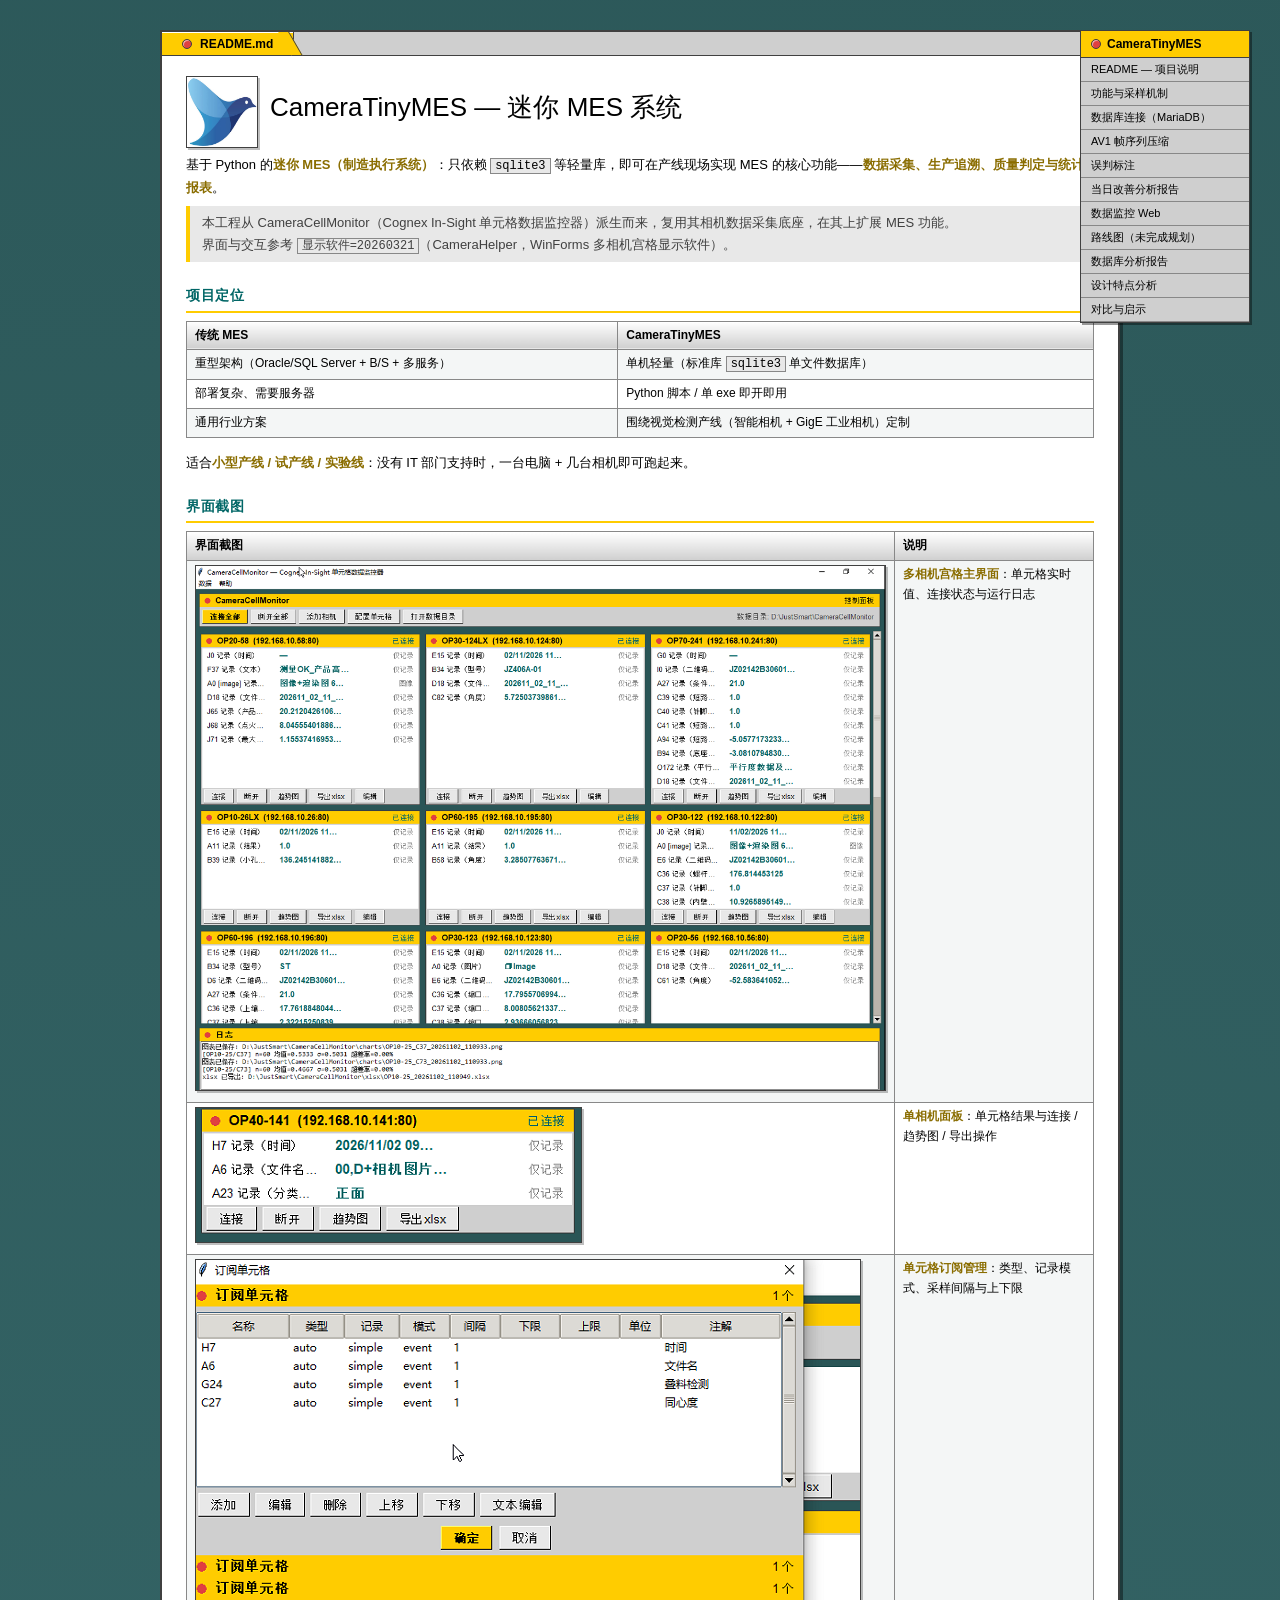
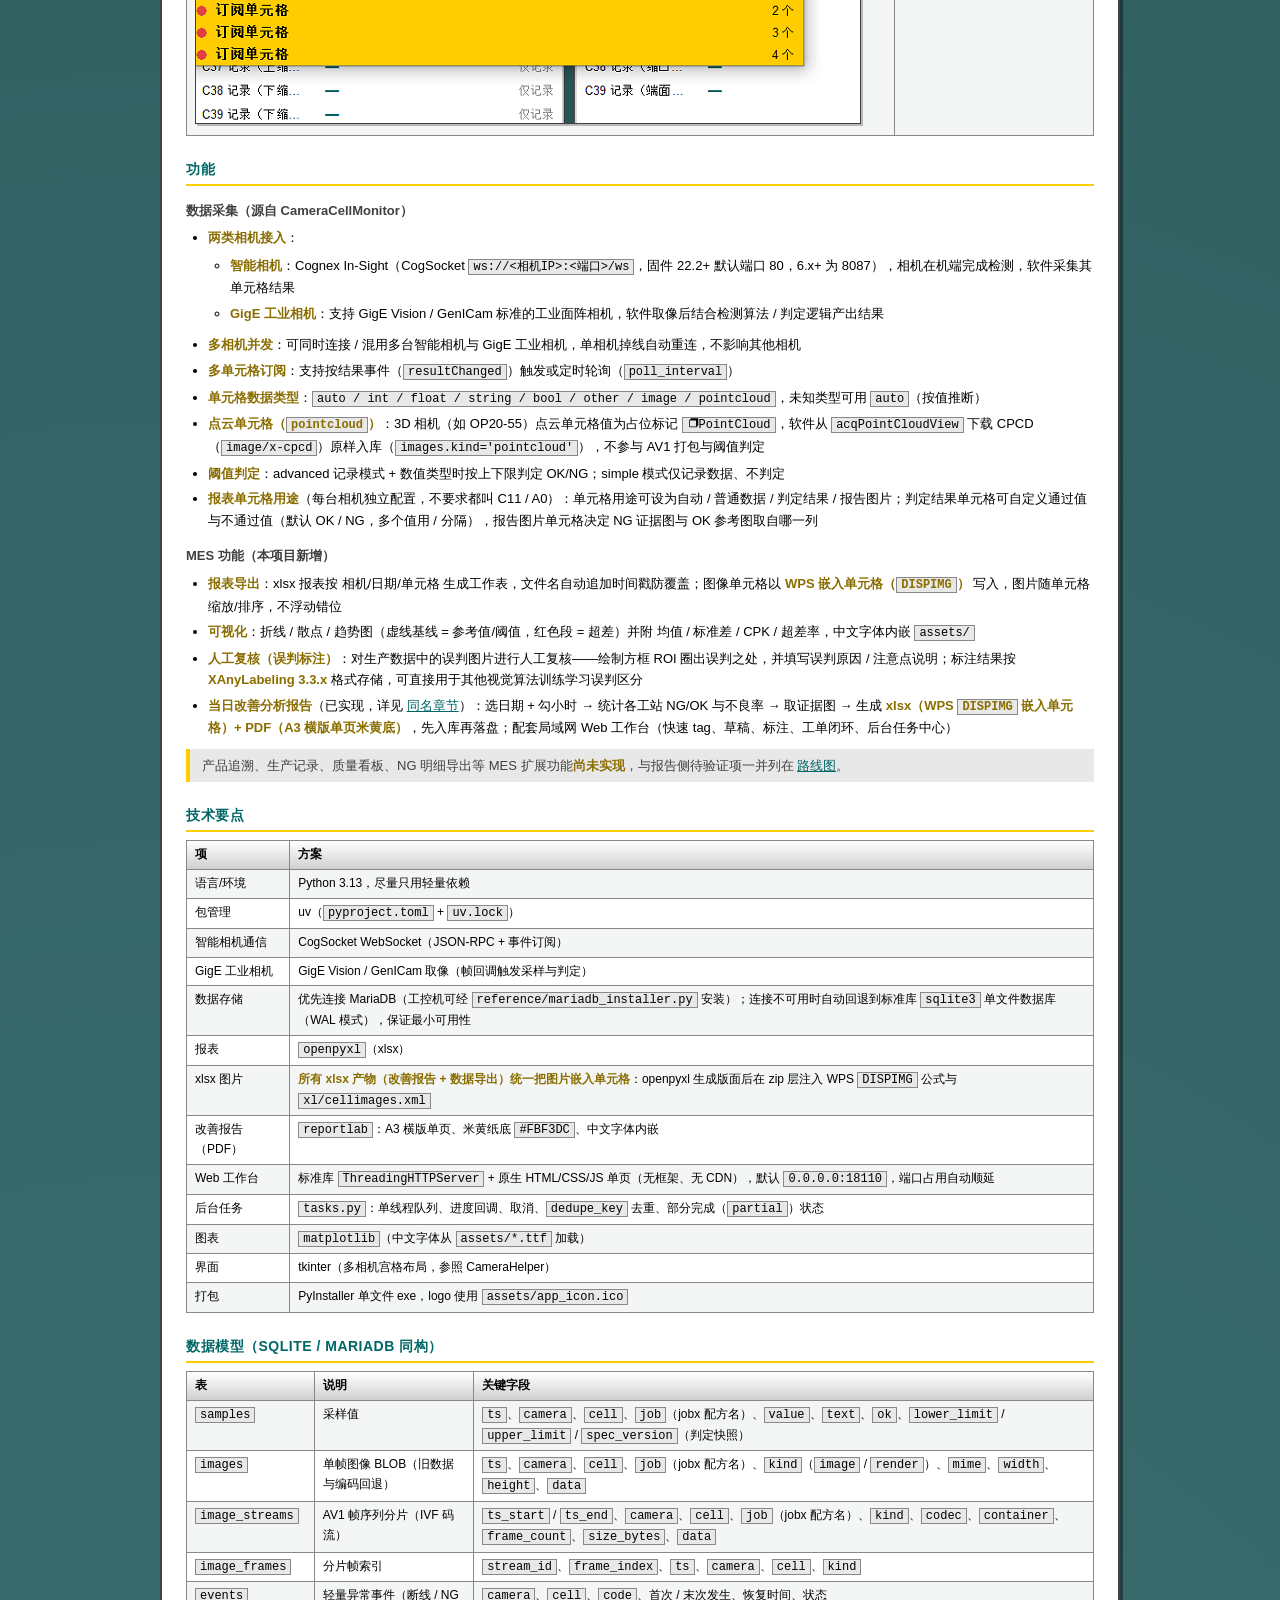
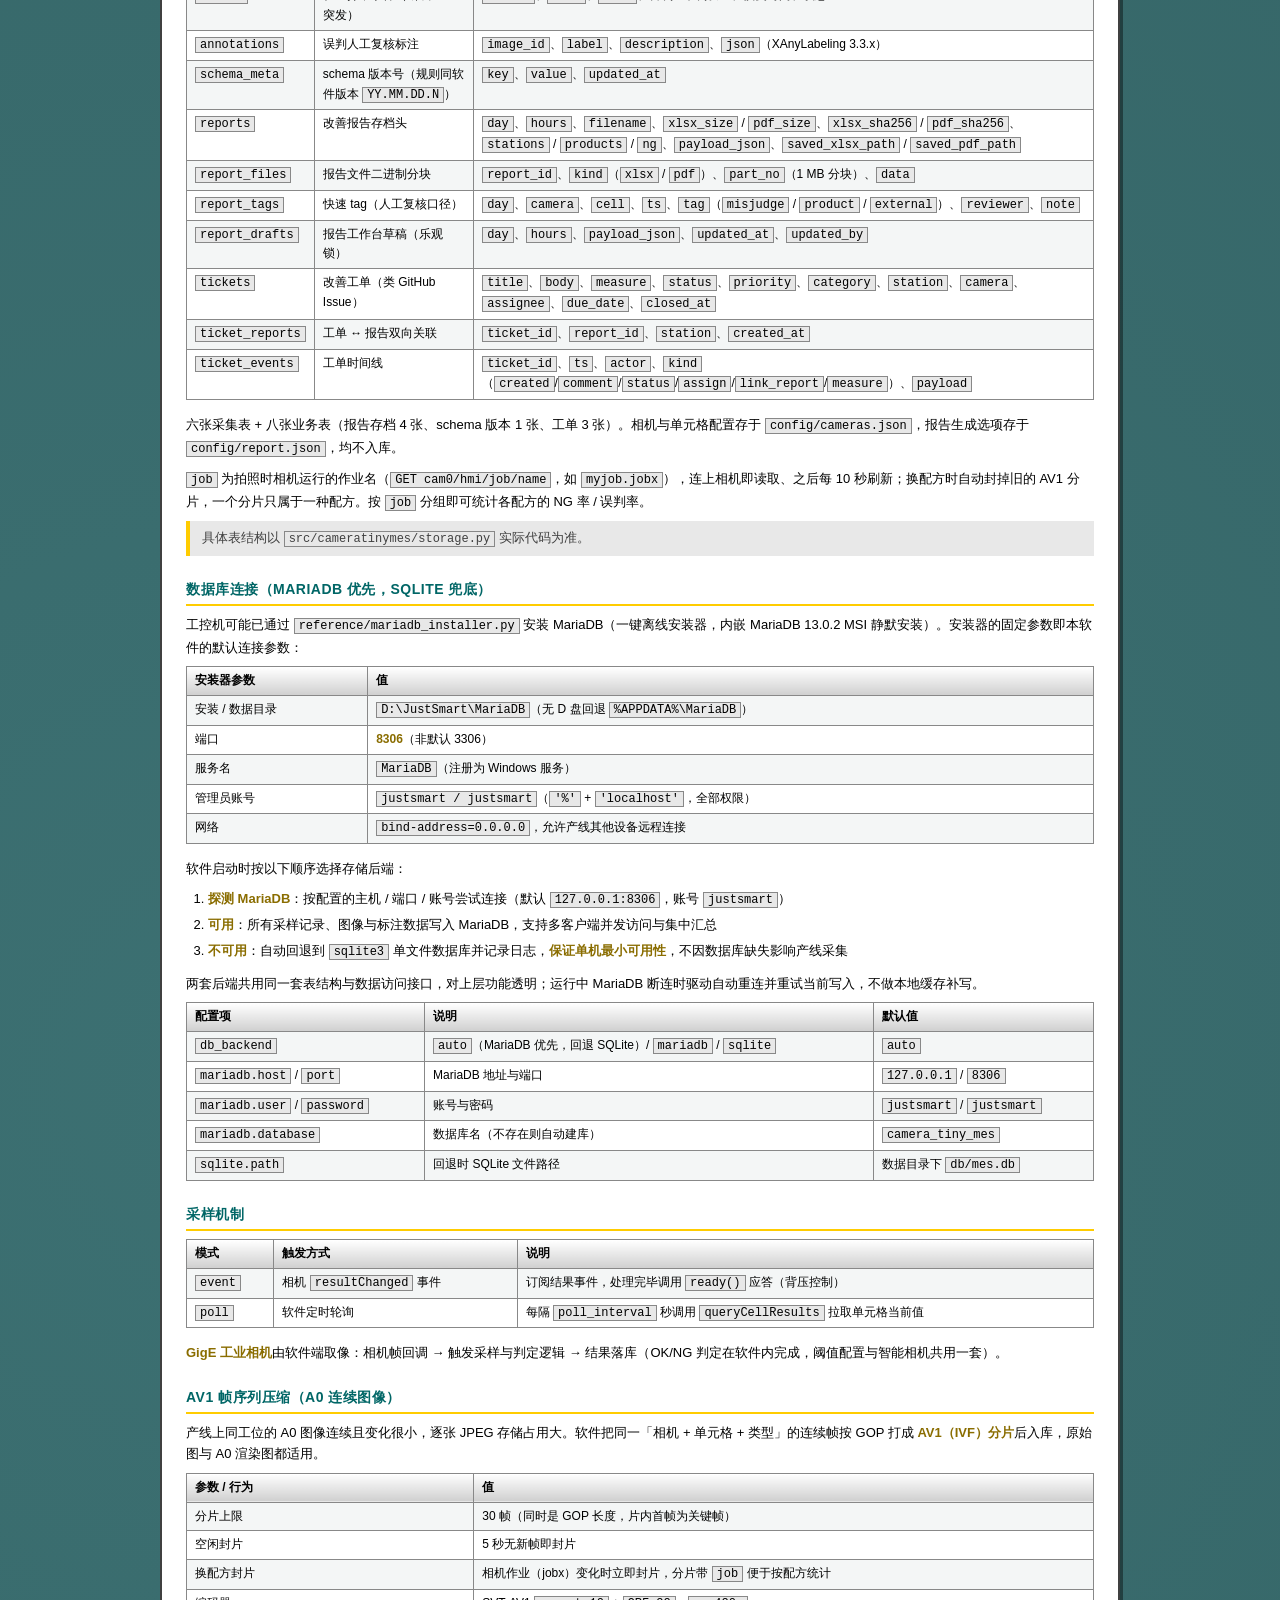
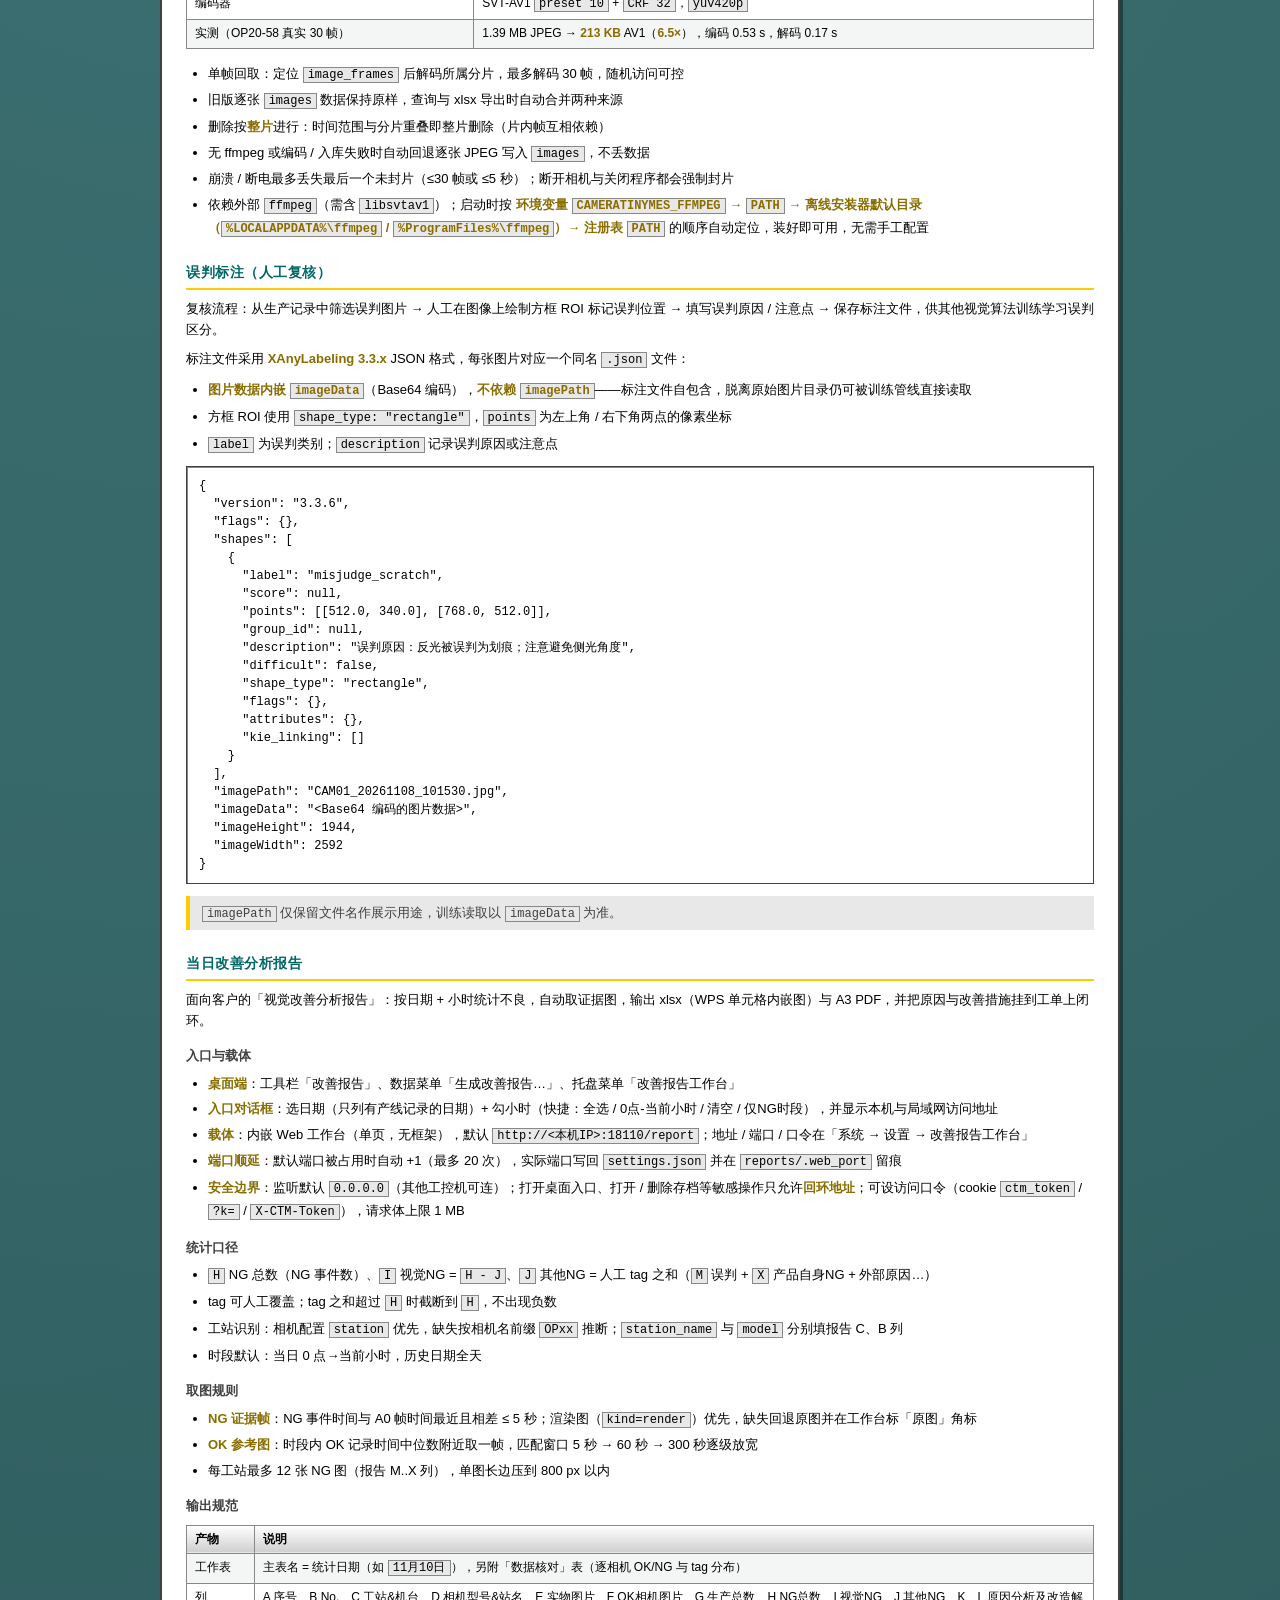
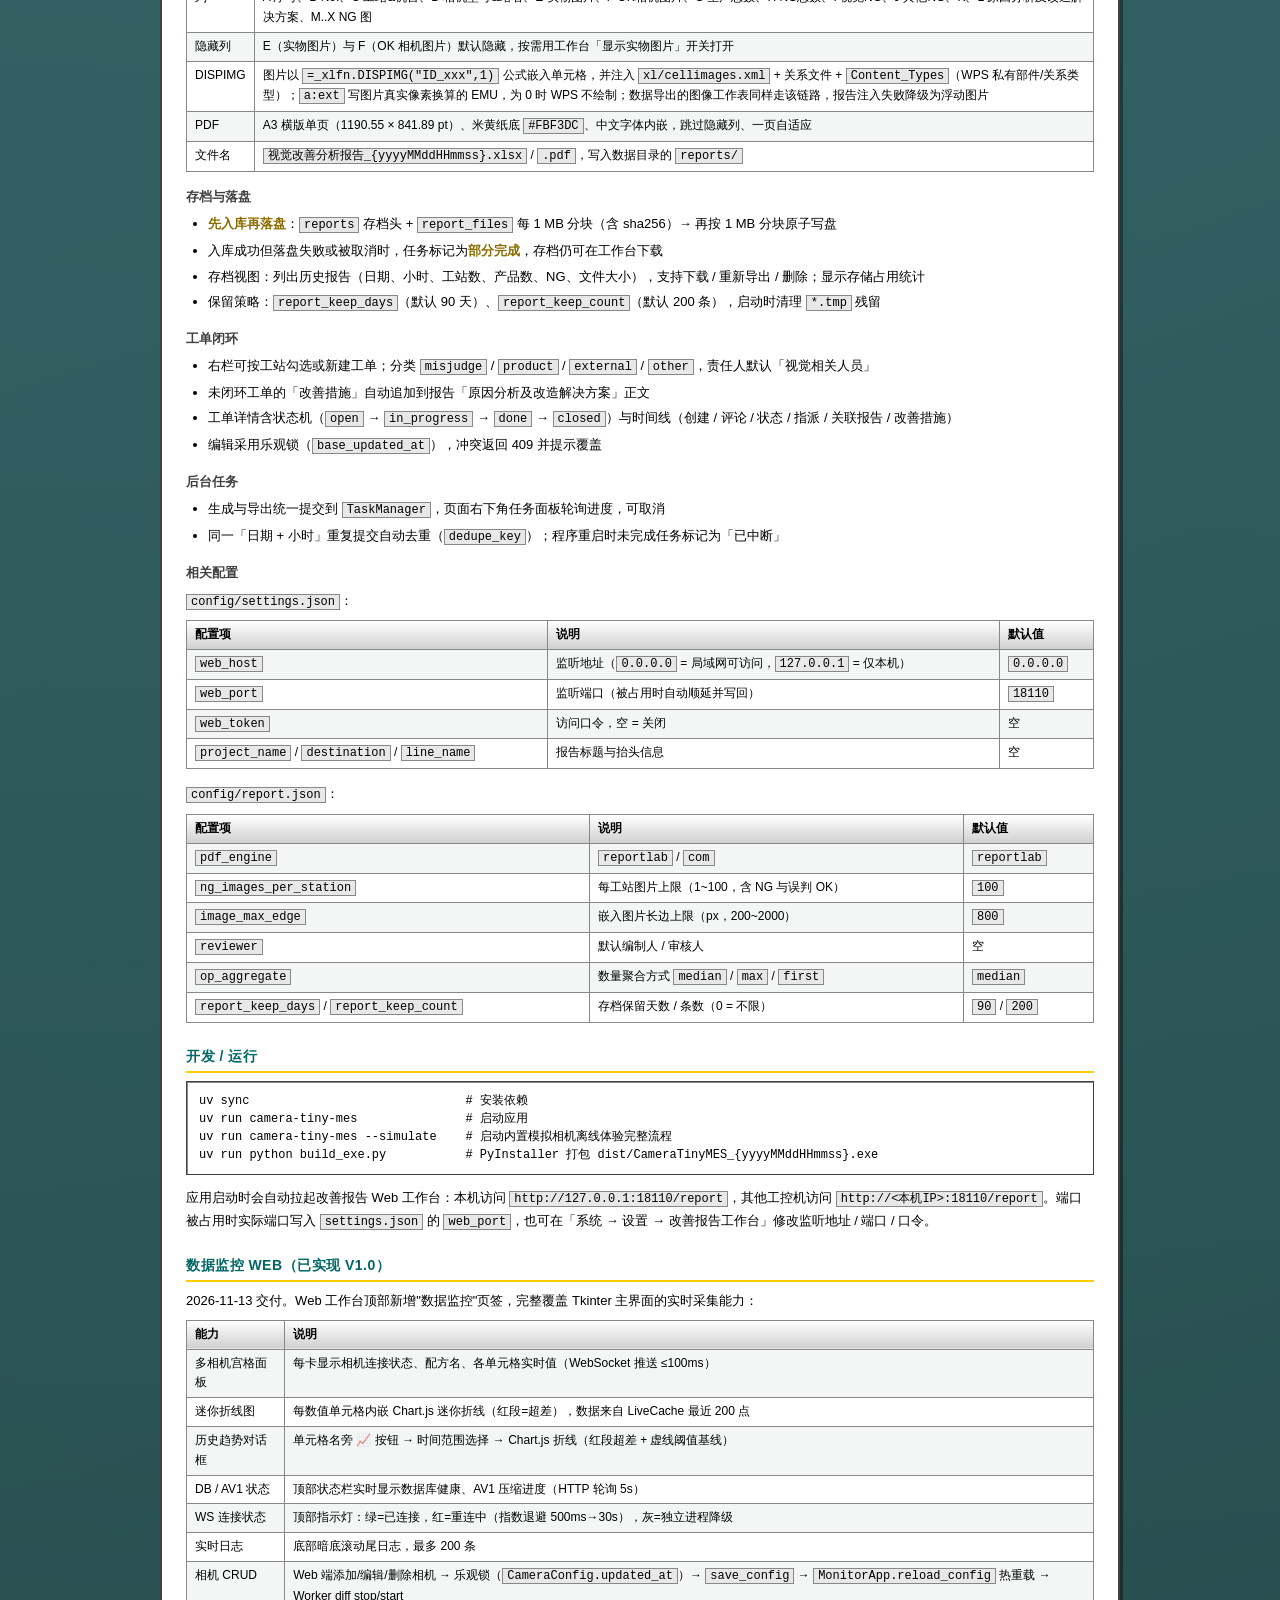
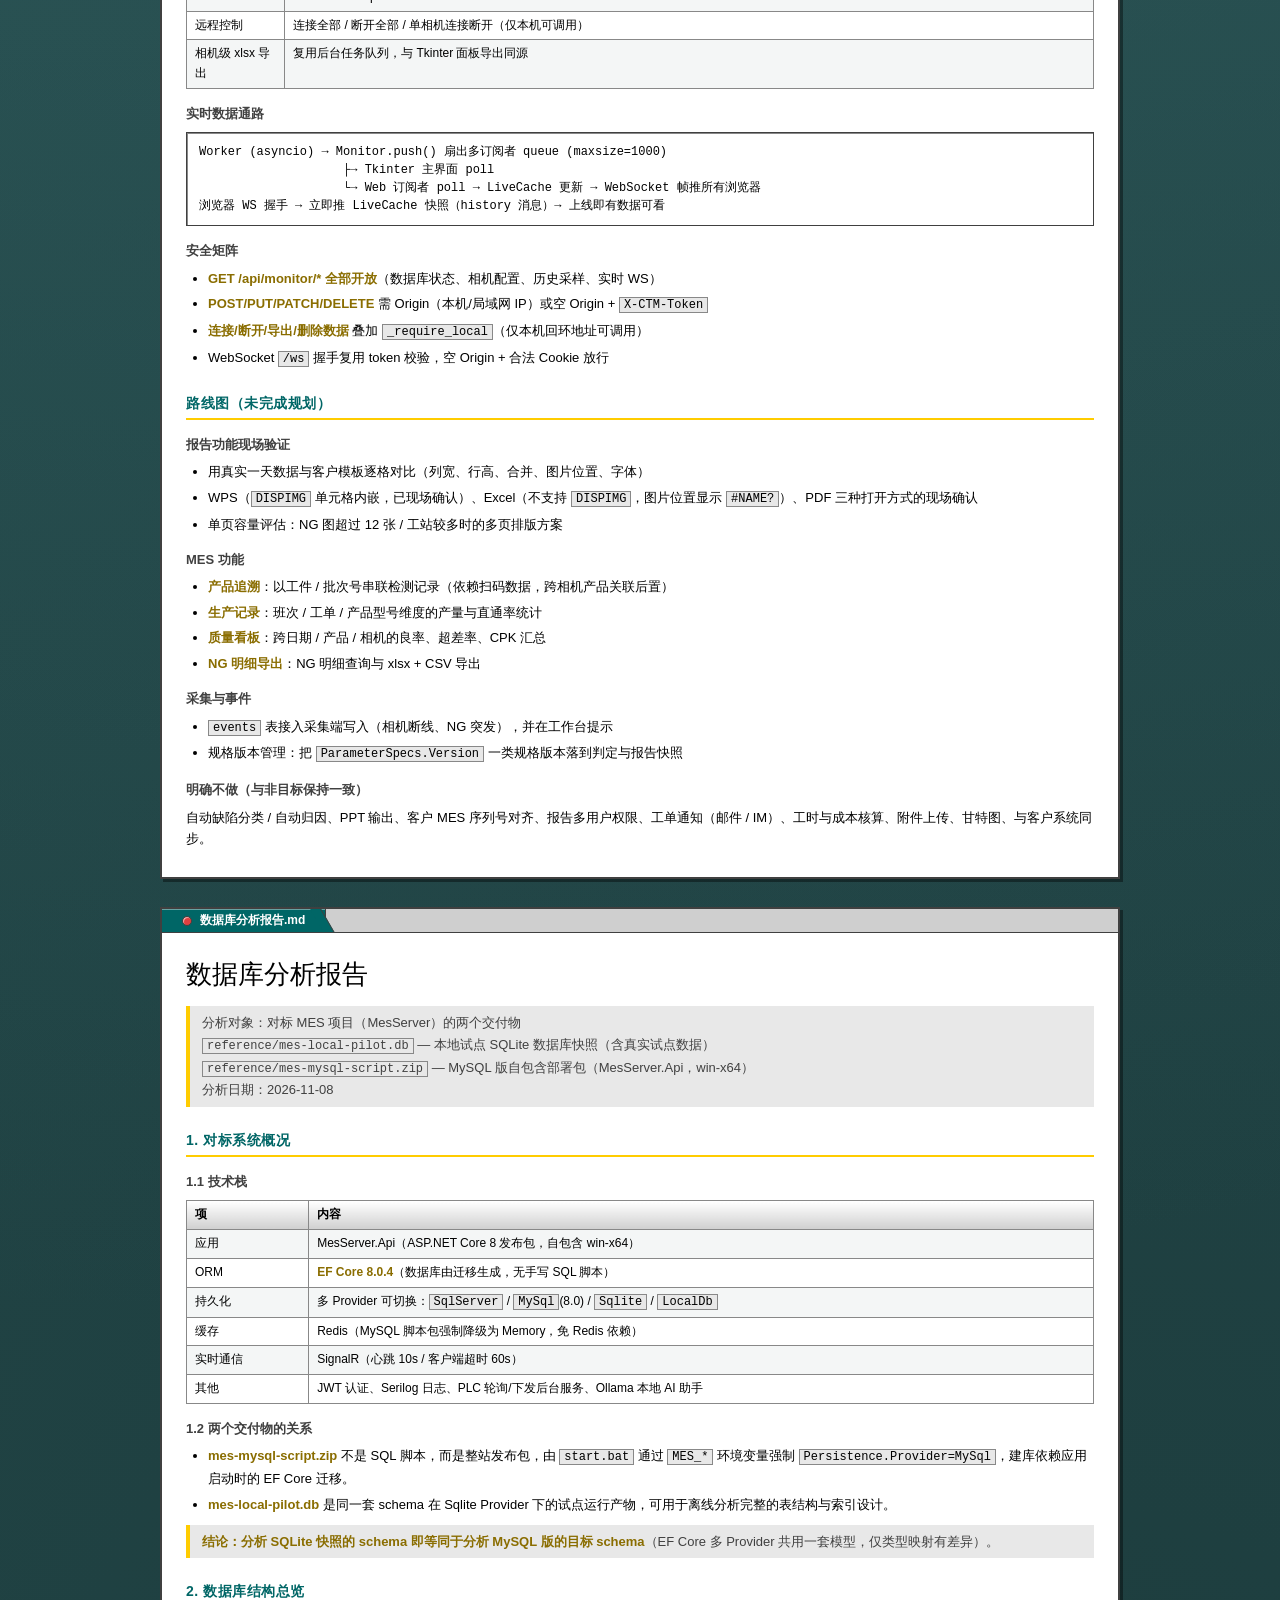
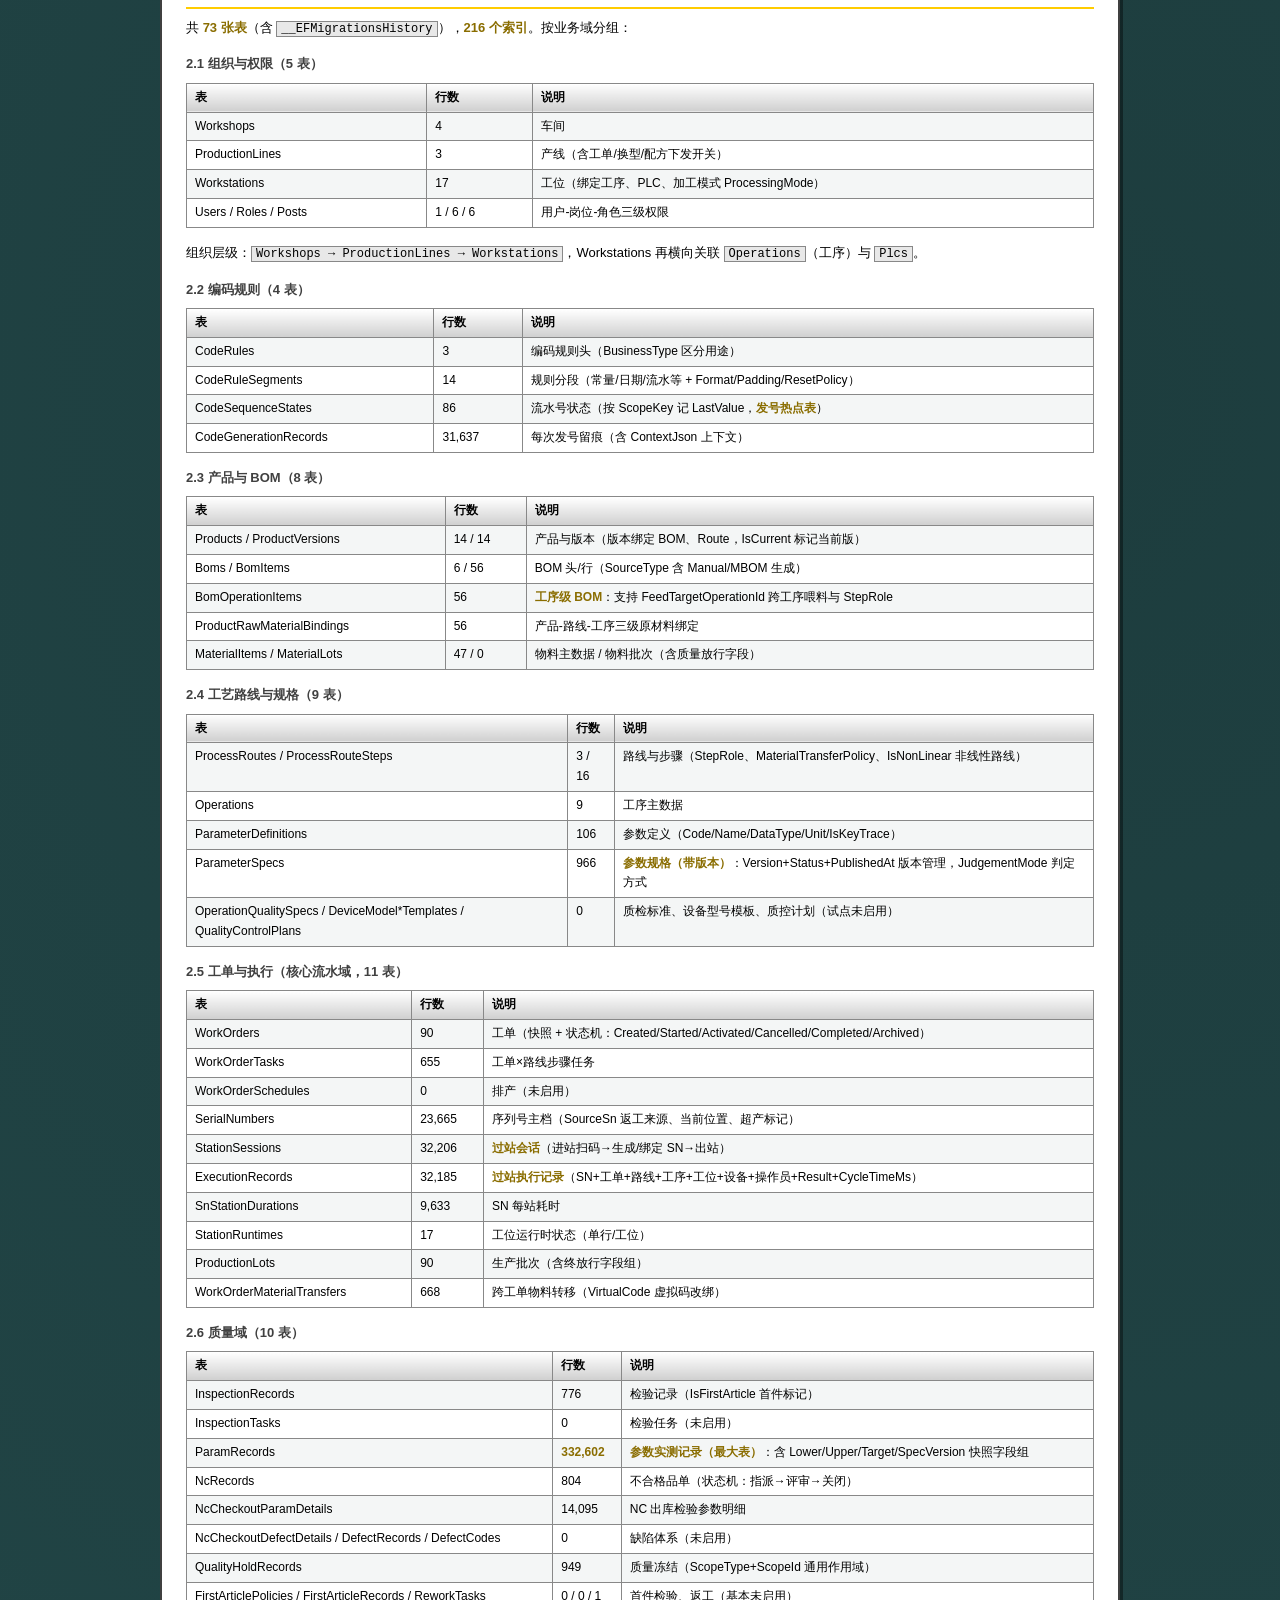
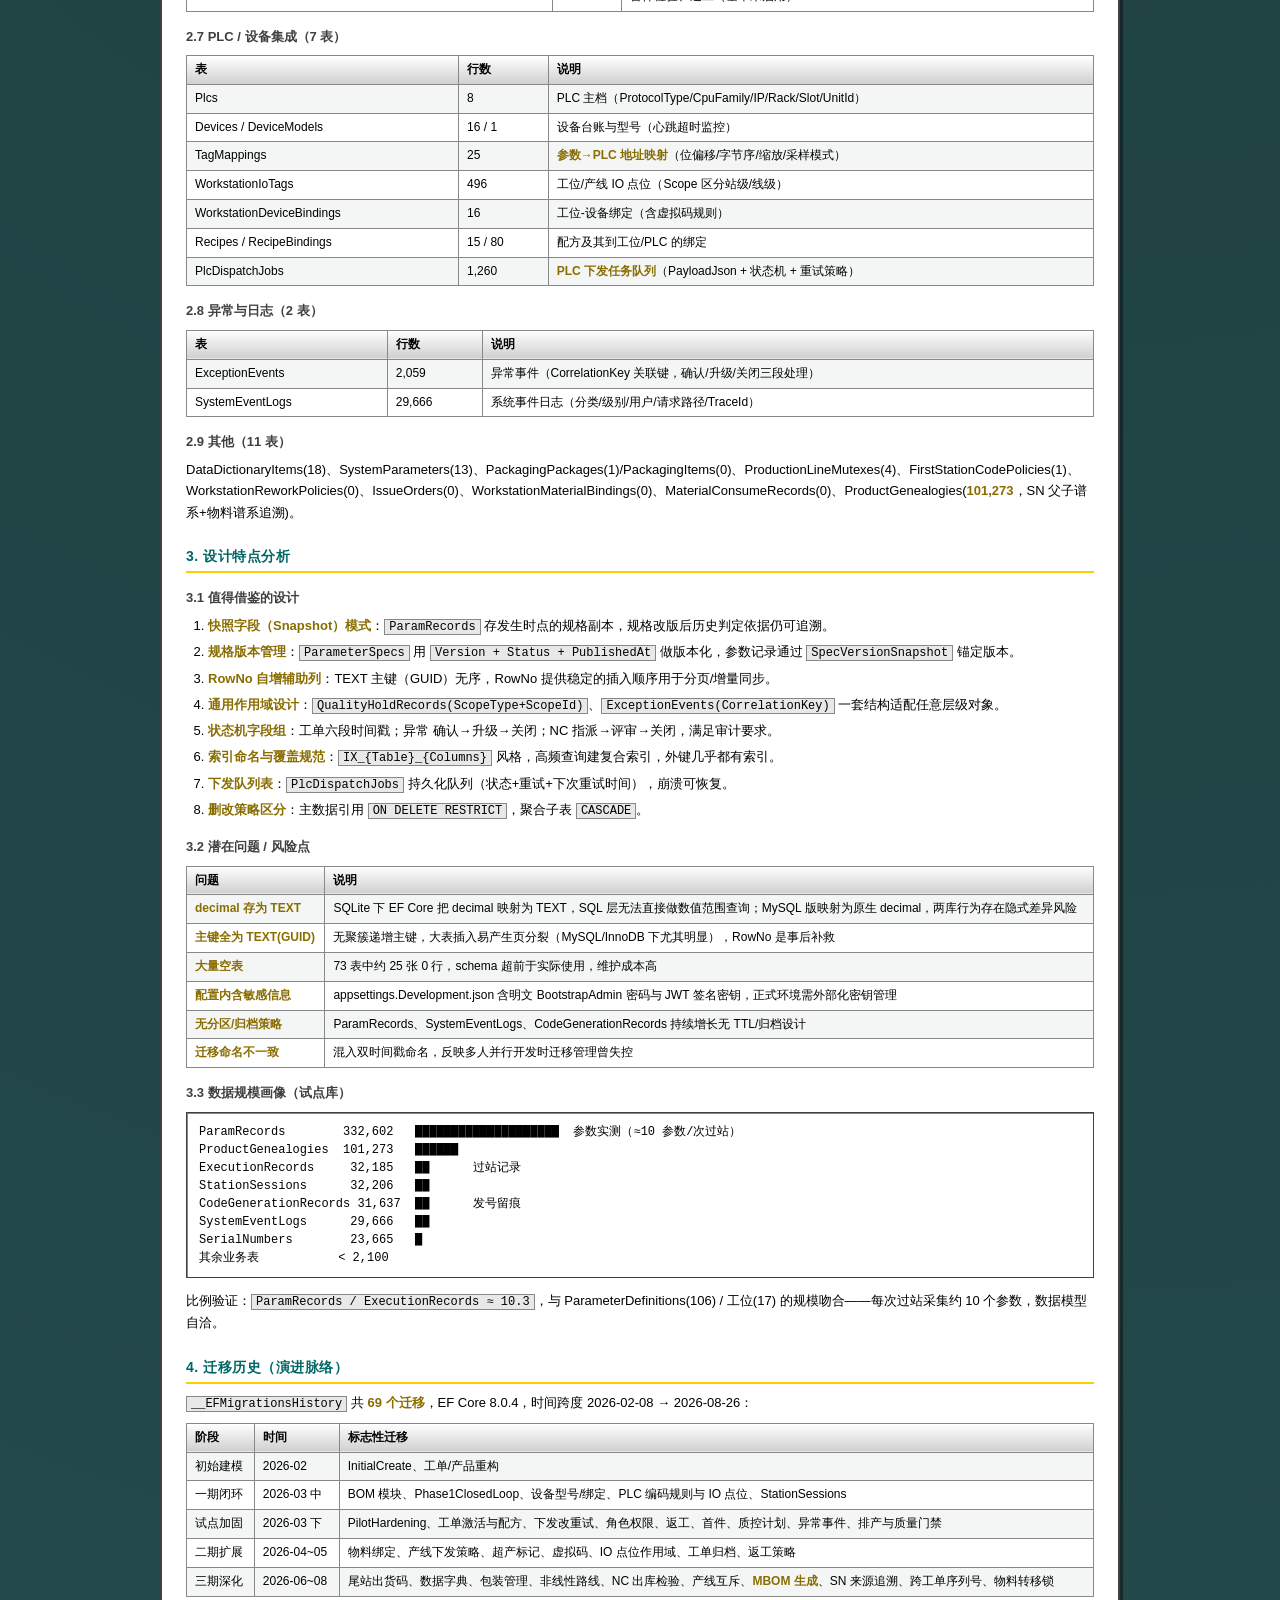
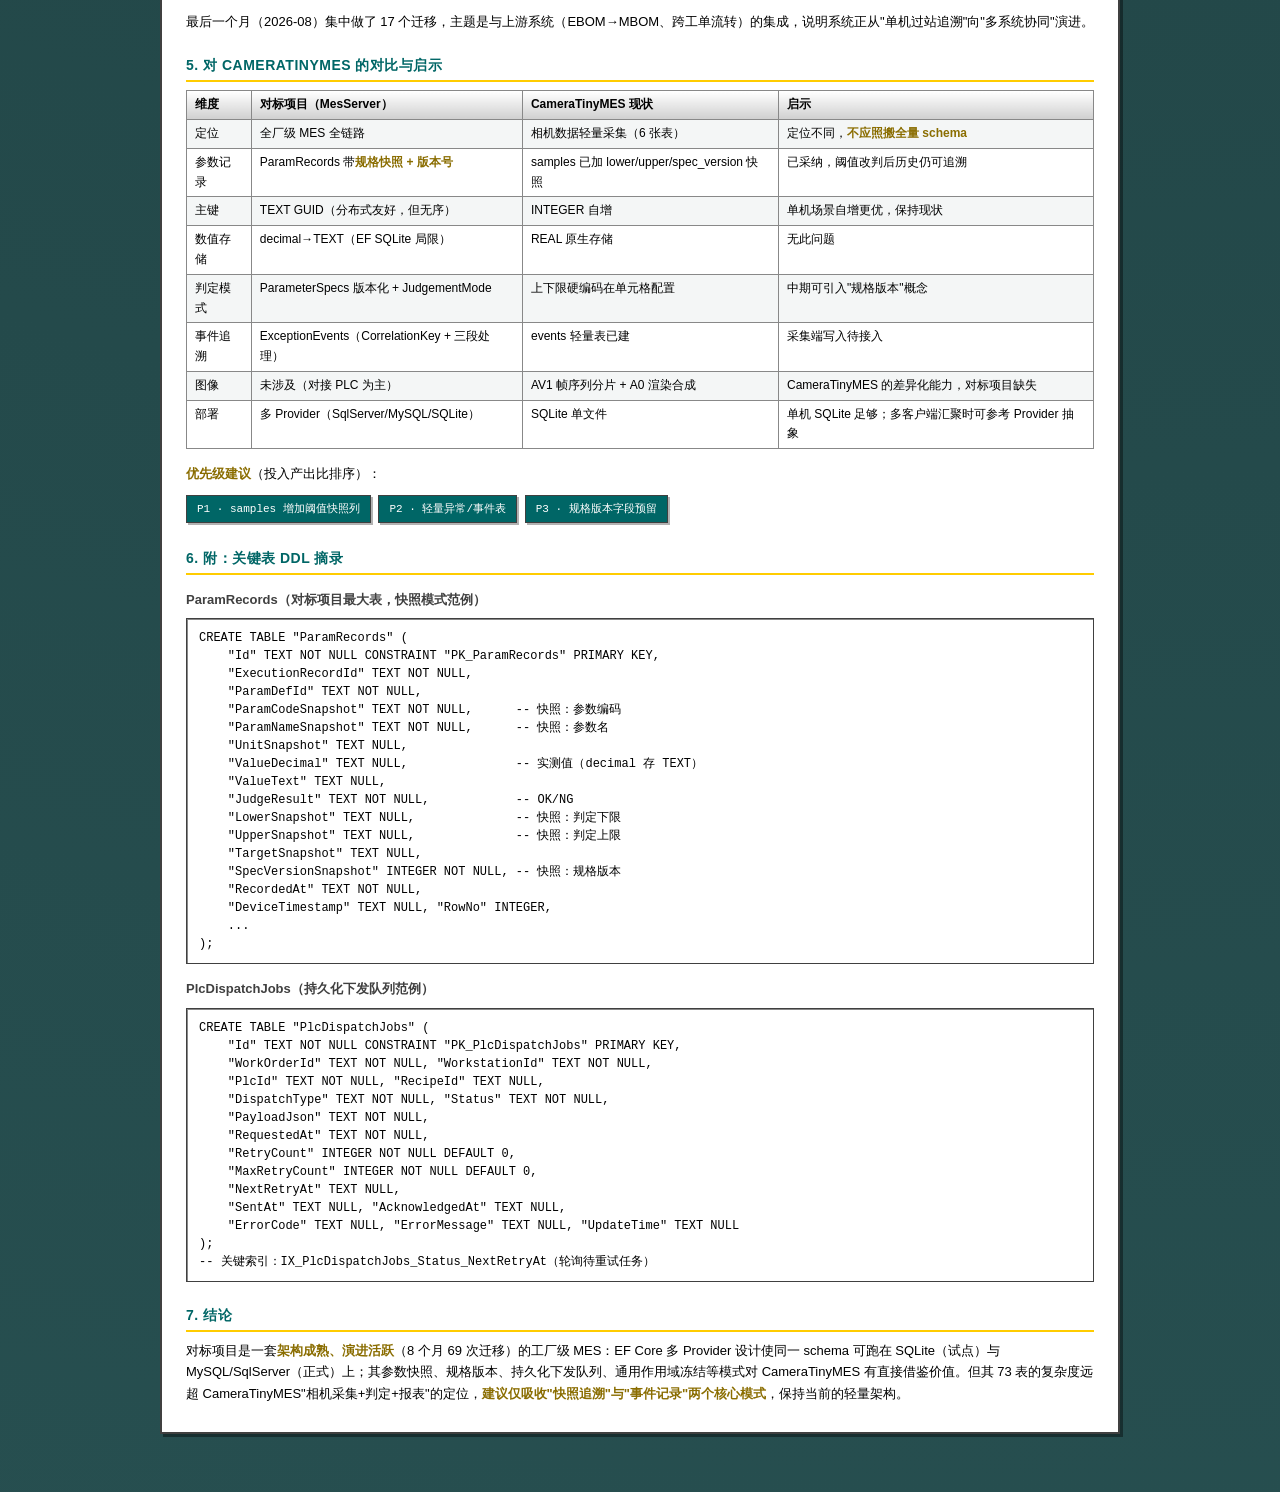
<file: index.html>
<!DOCTYPE html>
<html lang="zh-CN">
<head>
<meta charset="UTF-8">
<meta name="viewport" content="width=device-width, initial-scale=1.0">
<title>CameraTinyMES — 项目文档</title>
<link rel="stylesheet" href="assets/07-beos.css">
<style>
  * { box-sizing: border-box; margin: 0; padding: 0; }
  body {
    background: var(--bg);
    background-image:
      radial-gradient(circle at 20% 30%, #3c7072 0%, transparent 50%),
      radial-gradient(circle at 80% 70%, #1d3d3e 0%, transparent 60%);
    color: var(--ink);
    font-family: var(--font), "Microsoft YaHei", sans-serif;
    font-size: 13px;
    padding: 30px;
    min-height: 100vh;
  }
  .window {
    background: var(--chrome);
    border: 1px solid var(--chrome-darker);
    box-shadow: 3px 3px 0 rgba(0,0,0,0.4);
    margin: 0 auto 28px;
    max-width: 960px;
  }
  .titlebar { display: flex; height: 24px; align-items: stretch; }
  .tab {
    background: var(--yellow);
    border: 1px solid var(--chrome-darker);
    border-bottom: none;
    padding: 3px 20px;
    display: flex; align-items: center; gap: 8px;
    font-weight: bold; font-size: 12px;
    position: relative;
    box-shadow: inset 0 1px 0 #fff;
  }
  .tab::after {
    content: "";
    position: absolute; right: -10px; top: 0; bottom: -1px;
    width: 10px; background: var(--yellow);
    border-right: 1px solid var(--chrome-darker);
    border-bottom: 1px solid var(--chrome-darker);
    transform: skewX(30deg); transform-origin: bottom left;
  }
  .tab.teal { background: var(--teal); color: var(--chrome-lighter); box-shadow: inset 0 1px 0 rgba(255,255,255,0.4); }
  .tab.teal::after { background: var(--teal); }
  .dot { width: 10px; height: 10px; border-radius: 50%; background: var(--red-dot); border: 1px solid var(--chrome-darker); box-shadow: inset 1px 1px 0 rgba(255,255,255,0.6); flex: none; }
  .filler { flex: 1; background: var(--chrome); border: 1px solid var(--chrome-darker); border-bottom: none; border-left: none; }
  .content { background: var(--chrome-lighter); border: 1px solid var(--chrome-darker); padding: 20px 24px; line-height: 1.65; }

  h1 { font-size: 26px; font-weight: normal; margin-bottom: 10px; }
  h2 {
    font-size: 14px; font-weight: bold; text-transform: uppercase; letter-spacing: 0.5px;
    color: var(--teal); margin: 22px 0 8px;
    border-bottom: 2px solid var(--yellow); padding-bottom: 3px;
  }
  h3 { font-size: 13px; font-weight: bold; margin: 14px 0 6px; color: var(--chrome-darker); }
  p { margin-bottom: 8px; }
  ul, ol { margin: 6px 0 10px 22px; }
  li { margin-bottom: 4px; }
  strong { color: #8a6d00; }
  code {
    font-family: "Courier New", monospace; font-size: 12px;
    background: var(--chrome-light); border: 1px solid var(--chrome-dark);
    padding: 0 4px;
  }
  pre {
    font-family: "Courier New", monospace; font-size: 12px; line-height: 1.5;
    background: #fff; border: 1px solid var(--chrome-darker);
    box-shadow: inset 1px 1px 0 var(--chrome-dark);
    padding: 10px 12px; margin: 8px 0 12px; overflow-x: auto;
  }
  pre code { background: none; border: none; padding: 0; }
  table {
    border-collapse: collapse; width: 100%; margin: 8px 0 14px;
    background: #fff; border: 1px solid var(--chrome-darker);
    font-size: 12px;
  }
  th {
    background: linear-gradient(to bottom, var(--chrome-lighter), var(--chrome));
    border: 1px solid var(--chrome-dark);
    padding: 4px 8px; text-align: left; font-weight: bold;
    box-shadow: inset 0 1px 0 #fff;
  }
  td { border: 1px solid var(--chrome-dark); padding: 4px 8px; vertical-align: top; }
  tr:nth-child(even) td { background: #f4f6f6; }
  blockquote {
    border-left: 4px solid var(--yellow); background: var(--chrome-light);
    padding: 6px 12px; margin: 8px 0 12px; color: var(--chrome-darker);
  }
  img { max-width: 100%; border: 1px solid var(--chrome-darker); box-shadow: 2px 2px 0 rgba(0,0,0,0.25); background: #fff; }
  hr { border: none; border-top: 1px solid var(--chrome-dark); margin: 16px 0; }
  a { color: var(--teal); }
  .logo-line { display: flex; align-items: center; gap: 12px; margin-bottom: 6px; }
  .logo-line img { width: 72px; border: 1px solid var(--chrome-darker); }
  .replicant {
    background: var(--teal); color: var(--chrome-lighter);
    padding: 4px 10px; border: 1px solid var(--chrome-darker);
    display: inline-block; font-family: "Courier New", monospace; font-size: 11px;
    box-shadow: 2px 2px 0 rgba(0,0,0,0.3); margin: 2px 4px 2px 0;
  }
  .deskbar {
    position: fixed; top: 30px; right: 30px; width: 170px;
    background: var(--chrome); border: 1px solid var(--chrome-darker);
    box-shadow: 2px 2px 0 rgba(0,0,0,0.4); z-index: 10;
  }
  .deskbar-top {
    background: var(--yellow); border-bottom: 1px solid var(--chrome-darker);
    padding: 6px 10px; display: flex; align-items: center; gap: 6px; font-weight: bold; font-size: 12px;
  }
  .deskbar-item { padding: 4px 10px; border-bottom: 1px solid var(--chrome-dark); font-size: 11px; }
  .deskbar-item a { color: var(--ink); text-decoration: none; display: block; }
  .deskbar-item:hover { background: var(--yellow); }
  @media (max-width: 1240px) { .deskbar { position: static; width: auto; margin: 0 auto 20px; max-width: 960px; } }
</style>
</head>
<body>

<nav class="deskbar">
  <div class="deskbar-top"><span class="dot"></span>CameraTinyMES</div>
  <div class="deskbar-item"><a href="#readme">README — 项目说明</a></div>
  <div class="deskbar-item"><a href="#readme-feature">功能与采样机制</a></div>
  <div class="deskbar-item"><a href="#readme-db">数据库连接（MariaDB）</a></div>
  <div class="deskbar-item"><a href="#readme-av1">AV1 帧序列压缩</a></div>
  <div class="deskbar-item"><a href="#readme-label">误判标注</a></div>
  <div class="deskbar-item"><a href="#readme-report">当日改善分析报告</a></div>
  <div class="deskbar-item"><a href="#readme-monitor">数据监控 Web</a></div>
  <div class="deskbar-item"><a href="#readme-roadmap">路线图（未完成规划）</a></div>
  <div class="deskbar-item"><a href="#dbreport">数据库分析报告</a></div>
  <div class="deskbar-item"><a href="#dbreport-design">设计特点分析</a></div>
  <div class="deskbar-item"><a href="#dbreport-compare">对比与启示</a></div>
</nav>

<!-- ============================== README ============================== -->
<div class="window" id="readme">
  <div class="titlebar"><div class="tab"><span class="dot"></span>README.md</div><div class="filler"></div></div>
  <div class="content">
    <div class="logo-line">
      <img src="assets/app_icon_preview.png" alt="CameraTinyMES">
      <h1>CameraTinyMES — 迷你 MES 系统</h1>
    </div>
    <p>基于 Python 的<strong>迷你 MES（制造执行系统）</strong>：只依赖 <code>sqlite3</code> 等轻量库，即可在产线现场实现 MES 的核心功能——<strong>数据采集、生产追溯、质量判定与统计报表</strong>。</p>
    <blockquote>
      本工程从 CameraCellMonitor（Cognex In-Sight 单元格数据监控器）派生而来，复用其相机数据采集底座，在其上扩展 MES 功能。<br>
      界面与交互参考 <code>显示软件=20260321</code>（CameraHelper，WinForms 多相机宫格显示软件）。
    </blockquote>

    <h2>项目定位</h2>
    <table>
      <tr><th>传统 MES</th><th>CameraTinyMES</th></tr>
      <tr><td>重型架构（Oracle/SQL Server + B/S + 多服务）</td><td>单机轻量（标准库 <code>sqlite3</code> 单文件数据库）</td></tr>
      <tr><td>部署复杂、需要服务器</td><td>Python 脚本 / 单 exe 即开即用</td></tr>
      <tr><td>通用行业方案</td><td>围绕视觉检测产线（智能相机 + GigE 工业相机）定制</td></tr>
    </table>
    <p>适合<strong>小型产线 / 试产线 / 实验线</strong>：没有 IT 部门支持时，一台电脑 + 几台相机即可跑起来。</p>

    <h2>界面截图</h2>
    <table>
      <tr><th>界面截图</th><th>说明</th></tr>
      <tr><td><img src="assets/annotated_ui_2026-11-02_111229.png" alt="多相机宫格主界面"></td><td><strong>多相机宫格主界面</strong>：单元格实时值、连接状态与运行日志</td></tr>
      <tr><td><img src="assets/annotated_ui_2026-11-02_090504.png" alt="单相机面板"></td><td><strong>单相机面板</strong>：单元格结果与连接 / 趋势图 / 导出操作</td></tr>
      <tr><td><img src="assets/annotated_ui_2026-11-02_090945.png" alt="单元格订阅管理"></td><td><strong>单元格订阅管理</strong>：类型、记录模式、采样间隔与上下限</td></tr>
    </table>

    <h2 id="readme-feature">功能</h2>
    <h3>数据采集（源自 CameraCellMonitor）</h3>
    <ul>
      <li><strong>两类相机接入</strong>：
        <ul>
          <li><strong>智能相机</strong>：Cognex In-Sight（CogSocket <code>ws://&lt;相机IP&gt;:&lt;端口&gt;/ws</code>，固件 22.2+ 默认端口 80，6.x+ 为 8087），相机在机端完成检测，软件采集其单元格结果</li>
          <li><strong>GigE 工业相机</strong>：支持 GigE Vision / GenICam 标准的工业面阵相机，软件取像后结合检测算法 / 判定逻辑产出结果</li>
        </ul>
      </li>
      <li><strong>多相机并发</strong>：可同时连接 / 混用多台智能相机与 GigE 工业相机，单相机掉线自动重连，不影响其他相机</li>
      <li><strong>多单元格订阅</strong>：支持按结果事件（<code>resultChanged</code>）触发或定时轮询（<code>poll_interval</code>）</li>
      <li><strong>单元格数据类型</strong>：<code>auto / int / float / string / bool / other / image / pointcloud</code>，未知类型可用 <code>auto</code>（按值推断）</li>
      <li><strong>点云单元格（<code>pointcloud</code>）</strong>：3D 相机（如 OP20-55）点云单元格值为占位标记 <code>❒PointCloud</code>，软件从 <code>acqPointCloudView</code> 下载 CPCD（<code>image/x-cpcd</code>）原样入库（<code>images.kind='pointcloud'</code>），不参与 AV1 打包与阈值判定</li>
      <li><strong>阈值判定</strong>：advanced 记录模式 + 数值类型时按上下限判定 OK/NG；simple 模式仅记录数据、不判定</li>
      <li><strong>报表单元格用途</strong>（每台相机独立配置，不要求都叫 C11 / A0）：单元格用途可设为自动 / 普通数据 / 判定结果 / 报告图片；判定结果单元格可自定义通过值与不通过值（默认 OK / NG，多个值用 / 分隔），报告图片单元格决定 NG 证据图与 OK 参考图取自哪一列</li>
    </ul>
    <h3>MES 功能（本项目新增）</h3>
    <ul>
      <li><strong>报表导出</strong>：xlsx 报表按 相机/日期/单元格 生成工作表，文件名自动追加时间戳防覆盖；图像单元格以 <strong>WPS 嵌入单元格（<code>DISPIMG</code>）</strong> 写入，图片随单元格缩放/排序，不浮动错位</li>
      <li><strong>可视化</strong>：折线 / 散点 / 趋势图（虚线基线 = 参考值/阈值，红色段 = 超差）并附 均值 / 标准差 / CPK / 超差率，中文字体内嵌 <code>assets/</code></li>
      <li><strong>人工复核（误判标注）</strong>：对生产数据中的误判图片进行人工复核——绘制方框 ROI 圈出误判之处，并填写误判原因 / 注意点说明；标注结果按 <strong>XAnyLabeling 3.3.x</strong> 格式存储，可直接用于其他视觉算法训练学习误判区分</li>
      <li><strong>当日改善分析报告</strong>（已实现，详见 <a href="#readme-report">同名章节</a>）：选日期 + 勾小时 → 统计各工站 NG/OK 与不良率 → 取证据图 → 生成 <strong>xlsx（WPS <code>DISPIMG</code> 嵌入单元格）+ PDF（A3 横版单页米黄底）</strong>，先入库再落盘；配套局域网 Web 工作台（快速 tag、草稿、标注、工单闭环、后台任务中心）</li>
    </ul>
    <blockquote>产品追溯、生产记录、质量看板、NG 明细导出等 MES 扩展功能<strong>尚未实现</strong>，与报告侧待验证项一并列在 <a href="#readme-roadmap">路线图</a>。</blockquote>

    <h2>技术要点</h2>
    <table>
      <tr><th>项</th><th>方案</th></tr>
      <tr><td>语言/环境</td><td>Python 3.13，尽量只用轻量依赖</td></tr>
      <tr><td>包管理</td><td>uv（<code>pyproject.toml</code> + <code>uv.lock</code>）</td></tr>
      <tr><td>智能相机通信</td><td>CogSocket WebSocket（JSON-RPC + 事件订阅）</td></tr>
      <tr><td>GigE 工业相机</td><td>GigE Vision / GenICam 取像（帧回调触发采样与判定）</td></tr>
      <tr><td>数据存储</td><td>优先连接 MariaDB（工控机可经 <code>reference/mariadb_installer.py</code> 安装）；连接不可用时自动回退到标准库 <code>sqlite3</code> 单文件数据库（WAL 模式），保证最小可用性</td></tr>
      <tr><td>报表</td><td><code>openpyxl</code>（xlsx）</td></tr>
      <tr><td>xlsx 图片</td><td><strong>所有 xlsx 产物（改善报告 + 数据导出）统一把图片嵌入单元格</strong>：openpyxl 生成版面后在 zip 层注入 WPS <code>DISPIMG</code> 公式与 <code>xl/cellimages.xml</code></td></tr>
      <tr><td>改善报告（PDF）</td><td><code>reportlab</code>：A3 横版单页、米黄纸底 <code>#FBF3DC</code>、中文字体内嵌</td></tr>
      <tr><td>Web 工作台</td><td>标准库 <code>ThreadingHTTPServer</code> + 原生 HTML/CSS/JS 单页（无框架、无 CDN），默认 <code>0.0.0.0:18110</code>，端口占用自动顺延</td></tr>
      <tr><td>后台任务</td><td><code>tasks.py</code>：单线程队列、进度回调、取消、<code>dedupe_key</code> 去重、部分完成（<code>partial</code>）状态</td></tr>
      <tr><td>图表</td><td><code>matplotlib</code>（中文字体从 <code>assets/*.ttf</code> 加载）</td></tr>
      <tr><td>界面</td><td>tkinter（多相机宫格布局，参照 CameraHelper）</td></tr>
      <tr><td>打包</td><td>PyInstaller 单文件 exe，logo 使用 <code>assets/app_icon.ico</code></td></tr>
    </table>

    <h2>数据模型（SQLite / MariaDB 同构）</h2>
    <table>
      <tr><th>表</th><th>说明</th><th>关键字段</th></tr>
      <tr><td><code>samples</code></td><td>采样值</td><td><code>ts</code>、<code>camera</code>、<code>cell</code>、<code>job</code>（jobx 配方名）、<code>value</code>、<code>text</code>、<code>ok</code>、<code>lower_limit</code> / <code>upper_limit</code> / <code>spec_version</code>（判定快照）</td></tr>
      <tr><td><code>images</code></td><td>单帧图像 BLOB（旧数据与编码回退）</td><td><code>ts</code>、<code>camera</code>、<code>cell</code>、<code>job</code>（jobx 配方名）、<code>kind</code>（<code>image</code> / <code>render</code>）、<code>mime</code>、<code>width</code>、<code>height</code>、<code>data</code></td></tr>
      <tr><td><code>image_streams</code></td><td>AV1 帧序列分片（IVF 码流）</td><td><code>ts_start</code> / <code>ts_end</code>、<code>camera</code>、<code>cell</code>、<code>job</code>（jobx 配方名）、<code>kind</code>、<code>codec</code>、<code>container</code>、<code>frame_count</code>、<code>size_bytes</code>、<code>data</code></td></tr>
      <tr><td><code>image_frames</code></td><td>分片帧索引</td><td><code>stream_id</code>、<code>frame_index</code>、<code>ts</code>、<code>camera</code>、<code>cell</code>、<code>kind</code></td></tr>
      <tr><td><code>events</code></td><td>轻量异常事件（断线 / NG 突发）</td><td><code>camera</code>、<code>cell</code>、<code>code</code>、首次 / 末次发生、恢复时间、状态</td></tr>
      <tr><td><code>annotations</code></td><td>误判人工复核标注</td><td><code>image_id</code>、<code>label</code>、<code>description</code>、<code>json</code>（XAnyLabeling 3.3.x）</td></tr>
      <tr><td><code>schema_meta</code></td><td>schema 版本号（规则同软件版本 <code>YY.MM.DD.N</code>）</td><td><code>key</code>、<code>value</code>、<code>updated_at</code></td></tr>
      <tr><td><code>reports</code></td><td>改善报告存档头</td><td><code>day</code>、<code>hours</code>、<code>filename</code>、<code>xlsx_size</code> / <code>pdf_size</code>、<code>xlsx_sha256</code> / <code>pdf_sha256</code>、<code>stations</code> / <code>products</code> / <code>ng</code>、<code>payload_json</code>、<code>saved_xlsx_path</code> / <code>saved_pdf_path</code></td></tr>
      <tr><td><code>report_files</code></td><td>报告文件二进制分块</td><td><code>report_id</code>、<code>kind</code>（<code>xlsx</code> / <code>pdf</code>）、<code>part_no</code>（1 MB 分块）、<code>data</code></td></tr>
      <tr><td><code>report_tags</code></td><td>快速 tag（人工复核口径）</td><td><code>day</code>、<code>camera</code>、<code>cell</code>、<code>ts</code>、<code>tag</code>（<code>misjudge</code> / <code>product</code> / <code>external</code>）、<code>reviewer</code>、<code>note</code></td></tr>
      <tr><td><code>report_drafts</code></td><td>报告工作台草稿（乐观锁）</td><td><code>day</code>、<code>hours</code>、<code>payload_json</code>、<code>updated_at</code>、<code>updated_by</code></td></tr>
      <tr><td><code>tickets</code></td><td>改善工单（类 GitHub Issue）</td><td><code>title</code>、<code>body</code>、<code>measure</code>、<code>status</code>、<code>priority</code>、<code>category</code>、<code>station</code>、<code>camera</code>、<code>assignee</code>、<code>due_date</code>、<code>closed_at</code></td></tr>
      <tr><td><code>ticket_reports</code></td><td>工单 ↔ 报告双向关联</td><td><code>ticket_id</code>、<code>report_id</code>、<code>station</code>、<code>created_at</code></td></tr>
      <tr><td><code>ticket_events</code></td><td>工单时间线</td><td><code>ticket_id</code>、<code>ts</code>、<code>actor</code>、<code>kind</code>（<code>created</code>/<code>comment</code>/<code>status</code>/<code>assign</code>/<code>link_report</code>/<code>measure</code>）、<code>payload</code></td></tr>
    </table>
    <p>六张采集表 + 八张业务表（报告存档 4 张、schema 版本 1 张、工单 3 张）。相机与单元格配置存于 <code>config/cameras.json</code>，报告生成选项存于 <code>config/report.json</code>，均不入库。</p>
    <p><code>job</code> 为拍照时相机运行的作业名（<code>GET cam0/hmi/job/name</code>，如 <code>myjob.jobx</code>），连上相机即读取、之后每 10 秒刷新；换配方时自动封掉旧的 AV1 分片，一个分片只属于一种配方。按 <code>job</code> 分组即可统计各配方的 NG 率 / 误判率。</p>
    <blockquote>具体表结构以 <code>src/cameratinymes/storage.py</code> 实际代码为准。</blockquote>

    <h2 id="readme-db">数据库连接（MariaDB 优先，SQLite 兜底）</h2>
    <p>工控机可能已通过 <code>reference/mariadb_installer.py</code> 安装 MariaDB（一键离线安装器，内嵌 MariaDB 13.0.2 MSI 静默安装）。安装器的固定参数即本软件的默认连接参数：</p>
    <table>
      <tr><th>安装器参数</th><th>值</th></tr>
      <tr><td>安装 / 数据目录</td><td><code>D:\JustSmart\MariaDB</code>（无 D 盘回退 <code>%APPDATA%\MariaDB</code>）</td></tr>
      <tr><td>端口</td><td><strong>8306</strong>（非默认 3306）</td></tr>
      <tr><td>服务名</td><td><code>MariaDB</code>（注册为 Windows 服务）</td></tr>
      <tr><td>管理员账号</td><td><code>justsmart / justsmart</code>（<code>'%'</code> + <code>'localhost'</code>，全部权限）</td></tr>
      <tr><td>网络</td><td><code>bind-address=0.0.0.0</code>，允许产线其他设备远程连接</td></tr>
    </table>
    <p>软件启动时按以下顺序选择存储后端：</p>
    <ol>
      <li><strong>探测 MariaDB</strong>：按配置的主机 / 端口 / 账号尝试连接（默认 <code>127.0.0.1:8306</code>，账号 <code>justsmart</code>）</li>
      <li><strong>可用</strong>：所有采样记录、图像与标注数据写入 MariaDB，支持多客户端并发访问与集中汇总</li>
      <li><strong>不可用</strong>：自动回退到 <code>sqlite3</code> 单文件数据库并记录日志，<strong>保证单机最小可用性</strong>，不因数据库缺失影响产线采集</li>
    </ol>
    <p>两套后端共用同一套表结构与数据访问接口，对上层功能透明；运行中 MariaDB 断连时驱动自动重连并重试当前写入，不做本地缓存补写。</p>
    <table>
      <tr><th>配置项</th><th>说明</th><th>默认值</th></tr>
      <tr><td><code>db_backend</code></td><td><code>auto</code>（MariaDB 优先，回退 SQLite）/ <code>mariadb</code> / <code>sqlite</code></td><td><code>auto</code></td></tr>
      <tr><td><code>mariadb.host</code> / <code>port</code></td><td>MariaDB 地址与端口</td><td><code>127.0.0.1</code> / <code>8306</code></td></tr>
      <tr><td><code>mariadb.user</code> / <code>password</code></td><td>账号与密码</td><td><code>justsmart</code> / <code>justsmart</code></td></tr>
      <tr><td><code>mariadb.database</code></td><td>数据库名（不存在则自动建库）</td><td><code>camera_tiny_mes</code></td></tr>
      <tr><td><code>sqlite.path</code></td><td>回退时 SQLite 文件路径</td><td>数据目录下 <code>db/mes.db</code></td></tr>
    </table>

    <h2>采样机制</h2>
    <table>
      <tr><th>模式</th><th>触发方式</th><th>说明</th></tr>
      <tr><td><code>event</code></td><td>相机 <code>resultChanged</code> 事件</td><td>订阅结果事件，处理完毕调用 <code>ready()</code> 应答（背压控制）</td></tr>
      <tr><td><code>poll</code></td><td>软件定时轮询</td><td>每隔 <code>poll_interval</code> 秒调用 <code>queryCellResults</code> 拉取单元格当前值</td></tr>
    </table>
    <p><strong>GigE 工业相机</strong>由软件端取像：相机帧回调 → 触发采样与判定逻辑 → 结果落库（OK/NG 判定在软件内完成，阈值配置与智能相机共用一套）。</p>

    <h2 id="readme-av1">AV1 帧序列压缩（A0 连续图像）</h2>
    <p>产线上同工位的 A0 图像连续且变化很小，逐张 JPEG 存储占用大。软件把同一「相机 + 单元格 + 类型」的连续帧按 GOP 打成 <strong>AV1（IVF）分片</strong>后入库，原始图与 A0 渲染图都适用。</p>
    <table>
      <tr><th>参数 / 行为</th><th>值</th></tr>
      <tr><td>分片上限</td><td>30 帧（同时是 GOP 长度，片内首帧为关键帧）</td></tr>
      <tr><td>空闲封片</td><td>5 秒无新帧即封片</td></tr>
      <tr><td>换配方封片</td><td>相机作业（jobx）变化时立即封片，分片带 <code>job</code> 便于按配方统计</td></tr>
      <tr><td>编码器</td><td>SVT-AV1 <code>preset 10</code> + <code>CRF 32</code>，<code>yuv420p</code></td></tr>
      <tr><td>实测（OP20-58 真实 30 帧）</td><td>1.39 MB JPEG → <strong>213 KB</strong> AV1（<strong>6.5×</strong>），编码 0.53 s，解码 0.17 s</td></tr>
    </table>
    <ul>
      <li>单帧回取：定位 <code>image_frames</code> 后解码所属分片，最多解码 30 帧，随机访问可控</li>
      <li>旧版逐张 <code>images</code> 数据保持原样，查询与 xlsx 导出时自动合并两种来源</li>
      <li>删除按<strong>整片</strong>进行：时间范围与分片重叠即整片删除（片内帧互相依赖）</li>
      <li>无 ffmpeg 或编码 / 入库失败时自动回退逐张 JPEG 写入 <code>images</code>，不丢数据</li>
      <li>崩溃 / 断电最多丢失最后一个未封片（≤30 帧或 ≤5 秒）；断开相机与关闭程序都会强制封片</li>
      <li>依赖外部 <code>ffmpeg</code>（需含 <code>libsvtav1</code>）；启动时按 <strong>环境变量 <code>CAMERATINYMES_FFMPEG</code> → <code>PATH</code> → 离线安装器默认目录（<code>%LOCALAPPDATA%\ffmpeg</code> / <code>%ProgramFiles%\ffmpeg</code>）→ 注册表 <code>PATH</code></strong> 的顺序自动定位，装好即可用，无需手工配置</li>
    </ul>

    <h2 id="readme-label">误判标注（人工复核）</h2>
    <p>复核流程：从生产记录中筛选误判图片 → 人工在图像上绘制方框 ROI 标记误判位置 → 填写误判原因 / 注意点 → 保存标注文件，供其他视觉算法训练学习误判区分。</p>
    <p>标注文件采用 <strong>XAnyLabeling 3.3.x</strong> JSON 格式，每张图片对应一个同名 <code>.json</code> 文件：</p>
    <ul>
      <li><strong>图片数据内嵌 <code>imageData</code></strong>（Base64 编码），<strong>不依赖 <code>imagePath</code></strong>——标注文件自包含，脱离原始图片目录仍可被训练管线直接读取</li>
      <li>方框 ROI 使用 <code>shape_type: "rectangle"</code>，<code>points</code> 为左上角 / 右下角两点的像素坐标</li>
      <li><code>label</code> 为误判类别；<code>description</code> 记录误判原因或注意点</li>
    </ul>
    <pre><code>{
  "version": "3.3.6",
  "flags": {},
  "shapes": [
    {
      "label": "misjudge_scratch",
      "score": null,
      "points": [[512.0, 340.0], [768.0, 512.0]],
      "group_id": null,
      "description": "误判原因：反光被误判为划痕；注意避免侧光角度",
      "difficult": false,
      "shape_type": "rectangle",
      "flags": {},
      "attributes": {},
      "kie_linking": []
    }
  ],
  "imagePath": "CAM01_20261108_101530.jpg",
  "imageData": "&lt;Base64 编码的图片数据&gt;",
  "imageHeight": 1944,
  "imageWidth": 2592
}</code></pre>
    <blockquote><code>imagePath</code> 仅保留文件名作展示用途，训练读取以 <code>imageData</code> 为准。</blockquote>

    <h2 id="readme-report">当日改善分析报告</h2>
    <p>面向客户的「视觉改善分析报告」：按日期 + 小时统计不良，自动取证据图，输出 xlsx（WPS 单元格内嵌图）与 A3 PDF，并把原因与改善措施挂到工单上闭环。</p>

    <h3>入口与载体</h3>
    <ul>
      <li><strong>桌面端</strong>：工具栏「改善报告」、数据菜单「生成改善报告…」、托盘菜单「改善报告工作台」</li>
      <li><strong>入口对话框</strong>：选日期（只列有产线记录的日期）+ 勾小时（快捷：全选 / 0点-当前小时 / 清空 / 仅NG时段），并显示本机与局域网访问地址</li>
      <li><strong>载体</strong>：内嵌 Web 工作台（单页，无框架），默认 <code>http://&lt;本机IP&gt;:18110/report</code>；地址 / 端口 / 口令在「系统 → 设置 → 改善报告工作台」</li>
      <li><strong>端口顺延</strong>：默认端口被占用时自动 +1（最多 20 次），实际端口写回 <code>settings.json</code> 并在 <code>reports/.web_port</code> 留痕</li>
      <li><strong>安全边界</strong>：监听默认 <code>0.0.0.0</code>（其他工控机可连）；打开桌面入口、打开 / 删除存档等敏感操作只允许<strong>回环地址</strong>；可设访问口令（cookie <code>ctm_token</code> / <code>?k=</code> / <code>X-CTM-Token</code>），请求体上限 1 MB</li>
    </ul>

    <h3>统计口径</h3>
    <ul>
      <li><code>H</code> NG 总数（NG 事件数）、<code>I</code> 视觉NG = <code>H - J</code>、<code>J</code> 其他NG = 人工 tag 之和（<code>M</code> 误判 + <code>X</code> 产品自身NG + 外部原因…）</li>
      <li>tag 可人工覆盖；tag 之和超过 <code>H</code> 时截断到 <code>H</code>，不出现负数</li>
      <li>工站识别：相机配置 <code>station</code> 优先，缺失按相机名前缀 <code>OPxx</code> 推断；<code>station_name</code> 与 <code>model</code> 分别填报告 C、B 列</li>
      <li>时段默认：当日 0 点→当前小时，历史日期全天</li>
    </ul>

    <h3>取图规则</h3>
    <ul>
      <li><strong>NG 证据帧</strong>：NG 事件时间与 A0 帧时间最近且相差 ≤ 5 秒；渲染图（<code>kind=render</code>）优先，缺失回退原图并在工作台标「原图」角标</li>
      <li><strong>OK 参考图</strong>：时段内 OK 记录时间中位数附近取一帧，匹配窗口 5 秒 → 60 秒 → 300 秒逐级放宽</li>
      <li>每工站最多 12 张 NG 图（报告 M..X 列），单图长边压到 800 px 以内</li>
    </ul>

    <h3>输出规范</h3>
    <table>
      <tr><th>产物</th><th>说明</th></tr>
      <tr><td>工作表</td><td>主表名 = 统计日期（如 <code>11月10日</code>），另附「数据核对」表（逐相机 OK/NG 与 tag 分布）</td></tr>
      <tr><td>列</td><td>A 序号、B No.、C 工站&amp;机台、D 相机型号&amp;站名、E 实物图片、F OK相机图片、G 生产总数、H NG总数、I 视觉NG、J 其他NG、K、L 原因分析及改造解决方案、M..X NG 图</td></tr>
      <tr><td>隐藏列</td><td>E（实物图片）与 F（OK 相机图片）默认隐藏，按需用工作台「显示实物图片」开关打开</td></tr>
      <tr><td>DISPIMG</td><td>图片以 <code>=_xlfn.DISPIMG("ID_xxx",1)</code> 公式嵌入单元格，并注入 <code>xl/cellimages.xml</code> + 关系文件 + <code>Content_Types</code>（WPS 私有部件/关系类型）；<code>a:ext</code> 写图片真实像素换算的 EMU，为 0 时 WPS 不绘制；数据导出的图像工作表同样走该链路，报告注入失败降级为浮动图片</td></tr>
      <tr><td>PDF</td><td>A3 横版单页（1190.55 × 841.89 pt）、米黄纸底 <code>#FBF3DC</code>、中文字体内嵌，跳过隐藏列、一页自适应</td></tr>
      <tr><td>文件名</td><td><code>视觉改善分析报告_{yyyyMMddHHmmss}.xlsx</code> / <code>.pdf</code>，写入数据目录的 <code>reports/</code></td></tr>
    </table>

    <h3>存档与落盘</h3>
    <ul>
      <li><strong>先入库再落盘</strong>：<code>reports</code> 存档头 + <code>report_files</code> 每 1 MB 分块（含 sha256）→ 再按 1 MB 分块原子写盘</li>
      <li>入库成功但落盘失败或被取消时，任务标记为<strong>部分完成</strong>，存档仍可在工作台下载</li>
      <li>存档视图：列出历史报告（日期、小时、工站数、产品数、NG、文件大小），支持下载 / 重新导出 / 删除；显示存储占用统计</li>
      <li>保留策略：<code>report_keep_days</code>（默认 90 天）、<code>report_keep_count</code>（默认 200 条），启动时清理 <code>*.tmp</code> 残留</li>
    </ul>

    <h3>工单闭环</h3>
    <ul>
      <li>右栏可按工站勾选或新建工单；分类 <code>misjudge</code> / <code>product</code> / <code>external</code> / <code>other</code>，责任人默认「视觉相关人员」</li>
      <li>未闭环工单的「改善措施」自动追加到报告「原因分析及改造解决方案」正文</li>
      <li>工单详情含状态机（<code>open</code> → <code>in_progress</code> → <code>done</code> → <code>closed</code>）与时间线（创建 / 评论 / 状态 / 指派 / 关联报告 / 改善措施）</li>
      <li>编辑采用乐观锁（<code>base_updated_at</code>），冲突返回 409 并提示覆盖</li>
    </ul>

    <h3>后台任务</h3>
    <ul>
      <li>生成与导出统一提交到 <code>TaskManager</code>，页面右下角任务面板轮询进度，可取消</li>
      <li>同一「日期 + 小时」重复提交自动去重（<code>dedupe_key</code>）；程序重启时未完成任务标记为「已中断」</li>
    </ul>

    <h3>相关配置</h3>
    <p><code>config/settings.json</code>：</p>
    <table>
      <tr><th>配置项</th><th>说明</th><th>默认值</th></tr>
      <tr><td><code>web_host</code></td><td>监听地址（<code>0.0.0.0</code> = 局域网可访问，<code>127.0.0.1</code> = 仅本机）</td><td><code>0.0.0.0</code></td></tr>
      <tr><td><code>web_port</code></td><td>监听端口（被占用时自动顺延并写回）</td><td><code>18110</code></td></tr>
      <tr><td><code>web_token</code></td><td>访问口令，空 = 关闭</td><td>空</td></tr>
      <tr><td><code>project_name</code> / <code>destination</code> / <code>line_name</code></td><td>报告标题与抬头信息</td><td>空</td></tr>
    </table>
    <p><code>config/report.json</code>：</p>
    <table>
      <tr><th>配置项</th><th>说明</th><th>默认值</th></tr>
      <tr><td><code>pdf_engine</code></td><td><code>reportlab</code> / <code>com</code></td><td><code>reportlab</code></td></tr>
      <tr><td><code>ng_images_per_station</code></td><td>每工站图片上限（1~100，含 NG 与误判 OK）</td><td><code>100</code></td></tr>
      <tr><td><code>image_max_edge</code></td><td>嵌入图片长边上限（px，200~2000）</td><td><code>800</code></td></tr>
      <tr><td><code>reviewer</code></td><td>默认编制人 / 审核人</td><td>空</td></tr>
      <tr><td><code>op_aggregate</code></td><td>数量聚合方式 <code>median</code> / <code>max</code> / <code>first</code></td><td><code>median</code></td></tr>
      <tr><td><code>report_keep_days</code> / <code>report_keep_count</code></td><td>存档保留天数 / 条数（0 = 不限）</td><td><code>90</code> / <code>200</code></td></tr>
    </table>

    <h2>开发 / 运行</h2>
    <pre><code>uv sync                              # 安装依赖
uv run camera-tiny-mes               # 启动应用
uv run camera-tiny-mes --simulate    # 启动内置模拟相机离线体验完整流程
uv run python build_exe.py           # PyInstaller 打包 dist/CameraTinyMES_{yyyyMMddHHmmss}.exe</code></pre>
    <p>应用启动时会自动拉起改善报告 Web 工作台：本机访问 <code>http://127.0.0.1:18110/report</code>，其他工控机访问 <code>http://&lt;本机IP&gt;:18110/report</code>。端口被占用时实际端口写入 <code>settings.json</code> 的 <code>web_port</code>，也可在「系统 → 设置 → 改善报告工作台」修改监听地址 / 端口 / 口令。</p>

    <h2 id="readme-monitor">数据监控 Web（已实现 v1.0）</h2>
    <p>2026-11-13 交付。Web 工作台顶部新增"数据监控"页签，完整覆盖 Tkinter 主界面的实时采集能力：</p>
    <table>
      <tr><th>能力</th><th>说明</th></tr>
      <tr><td>多相机宫格面板</td><td>每卡显示相机连接状态、配方名、各单元格实时值（WebSocket 推送 ≤100ms）</td></tr>
      <tr><td>迷你折线图</td><td>每数值单元格内嵌 Chart.js 迷你折线（红段=超差），数据来自 LiveCache 最近 200 点</td></tr>
      <tr><td>历史趋势对话框</td><td>单元格名旁 📈 按钮 → 时间范围选择 → Chart.js 折线（红段超差 + 虚线阈值基线）</td></tr>
      <tr><td>DB / AV1 状态</td><td>顶部状态栏实时显示数据库健康、AV1 压缩进度（HTTP 轮询 5s）</td></tr>
      <tr><td>WS 连接状态</td><td>顶部指示灯：绿=已连接，红=重连中（指数退避 500ms→30s），灰=独立进程降级</td></tr>
      <tr><td>实时日志</td><td>底部暗底滚动尾日志，最多 200 条</td></tr>
      <tr><td>相机 CRUD</td><td>Web 端添加/编辑/删除相机 → 乐观锁（<code>CameraConfig.updated_at</code>）→ <code>save_config</code> → <code>MonitorApp.reload_config</code> 热重载 → Worker diff stop/start</td></tr>
      <tr><td>远程控制</td><td>连接全部 / 断开全部 / 单相机连接断开（仅本机可调用）</td></tr>
      <tr><td>相机级 xlsx 导出</td><td>复用后台任务队列，与 Tkinter 面板导出同源</td></tr>
    </table>
    <h3>实时数据通路</h3>
    <pre><code>Worker (asyncio) → Monitor.push() 扇出多订阅者 queue (maxsize=1000)
                    ├→ Tkinter 主界面 poll
                    └→ Web 订阅者 poll → LiveCache 更新 → WebSocket 帧推所有浏览器
浏览器 WS 握手 → 立即推 LiveCache 快照（history 消息）→ 上线即有数据可看</code></pre>
    <h3>安全矩阵</h3>
    <ul>
      <li><strong>GET /api/monitor/* 全部开放</strong>（数据库状态、相机配置、历史采样、实时 WS）</li>
      <li><strong>POST/PUT/PATCH/DELETE</strong> 需 Origin（本机/局域网 IP）或空 Origin + <code>X-CTM-Token</code></li>
      <li><strong>连接/断开/导出/删除数据</strong> 叠加 <code>_require_local</code>（仅本机回环地址可调用）</li>
      <li>WebSocket <code>/ws</code> 握手复用 token 校验，空 Origin + 合法 Cookie 放行</li>
    </ul>

    <h2 id="readme-roadmap">路线图（未完成规划）</h2>
    <h3>报告功能现场验证</h3>
    <ul>
      <li>用真实一天数据与客户模板逐格对比（列宽、行高、合并、图片位置、字体）</li>
      <li>WPS（<code>DISPIMG</code> 单元格内嵌，已现场确认）、Excel（不支持 <code>DISPIMG</code>，图片位置显示 <code>#NAME?</code>）、PDF 三种打开方式的现场确认</li>
      <li>单页容量评估：NG 图超过 12 张 / 工站较多时的多页排版方案</li>
    </ul>
    <h3>MES 功能</h3>
    <ul>
      <li><strong>产品追溯</strong>：以工件 / 批次号串联检测记录（依赖扫码数据，跨相机产品关联后置）</li>
      <li><strong>生产记录</strong>：班次 / 工单 / 产品型号维度的产量与直通率统计</li>
      <li><strong>质量看板</strong>：跨日期 / 产品 / 相机的良率、超差率、CPK 汇总</li>
      <li><strong>NG 明细导出</strong>：NG 明细查询与 xlsx + CSV 导出</li>
    </ul>
    <h3>采集与事件</h3>
    <ul>
      <li><code>events</code> 表接入采集端写入（相机断线、NG 突发），并在工作台提示</li>
      <li>规格版本管理：把 <code>ParameterSpecs.Version</code> 一类规格版本落到判定与报告快照</li>
    </ul>
    <h3>明确不做（与非目标保持一致）</h3>
    <p>自动缺陷分类 / 自动归因、PPT 输出、客户 MES 序列号对齐、报告多用户权限、工单通知（邮件 / IM）、工时与成本核算、附件上传、甘特图、与客户系统同步。</p>
  </div>
</div>

<!-- ============================== 数据库分析报告 ============================== -->
<div class="window" id="dbreport">
  <div class="titlebar"><div class="tab teal"><span class="dot"></span>数据库分析报告.md</div><div class="filler"></div></div>
  <div class="content">
    <h1>数据库分析报告</h1>
    <blockquote>
      分析对象：对标 MES 项目（MesServer）的两个交付物<br>
      <code>reference/mes-local-pilot.db</code> — 本地试点 SQLite 数据库快照（含真实试点数据）<br>
      <code>reference/mes-mysql-script.zip</code> — MySQL 版自包含部署包（MesServer.Api，win-x64）<br>
      分析日期：2026-11-08
    </blockquote>

    <h2>1. 对标系统概况</h2>
    <h3>1.1 技术栈</h3>
    <table>
      <tr><th>项</th><th>内容</th></tr>
      <tr><td>应用</td><td>MesServer.Api（ASP.NET Core 8 发布包，自包含 win-x64）</td></tr>
      <tr><td>ORM</td><td><strong>EF Core 8.0.4</strong>（数据库由迁移生成，无手写 SQL 脚本）</td></tr>
      <tr><td>持久化</td><td>多 Provider 可切换：<code>SqlServer</code> / <code>MySql</code>(8.0) / <code>Sqlite</code> / <code>LocalDb</code></td></tr>
      <tr><td>缓存</td><td>Redis（MySQL 脚本包强制降级为 Memory，免 Redis 依赖）</td></tr>
      <tr><td>实时通信</td><td>SignalR（心跳 10s / 客户端超时 60s）</td></tr>
      <tr><td>其他</td><td>JWT 认证、Serilog 日志、PLC 轮询/下发后台服务、Ollama 本地 AI 助手</td></tr>
    </table>
    <h3>1.2 两个交付物的关系</h3>
    <ul>
      <li><strong>mes-mysql-script.zip</strong> 不是 SQL 脚本，而是整站发布包，由 <code>start.bat</code> 通过 <code>MES_*</code> 环境变量强制 <code>Persistence.Provider=MySql</code>，建库依赖应用启动时的 EF Core 迁移。</li>
      <li><strong>mes-local-pilot.db</strong> 是同一套 schema 在 Sqlite Provider 下的试点运行产物，可用于离线分析完整的表结构与索引设计。</li>
    </ul>
    <blockquote><strong>结论：分析 SQLite 快照的 schema 即等同于分析 MySQL 版的目标 schema</strong>（EF Core 多 Provider 共用一套模型，仅类型映射有差异）。</blockquote>

    <h2>2. 数据库结构总览</h2>
    <p>共 <strong>73 张表</strong>（含 <code>__EFMigrationsHistory</code>），<strong>216 个索引</strong>。按业务域分组：</p>
    <h3>2.1 组织与权限（5 表）</h3>
    <table>
      <tr><th>表</th><th>行数</th><th>说明</th></tr>
      <tr><td>Workshops</td><td>4</td><td>车间</td></tr>
      <tr><td>ProductionLines</td><td>3</td><td>产线（含工单/换型/配方下发开关）</td></tr>
      <tr><td>Workstations</td><td>17</td><td>工位（绑定工序、PLC、加工模式 ProcessingMode）</td></tr>
      <tr><td>Users / Roles / Posts</td><td>1 / 6 / 6</td><td>用户-岗位-角色三级权限</td></tr>
    </table>
    <p>组织层级：<code>Workshops → ProductionLines → Workstations</code>，Workstations 再横向关联 <code>Operations</code>（工序）与 <code>Plcs</code>。</p>

    <h3>2.2 编码规则（4 表）</h3>
    <table>
      <tr><th>表</th><th>行数</th><th>说明</th></tr>
      <tr><td>CodeRules</td><td>3</td><td>编码规则头（BusinessType 区分用途）</td></tr>
      <tr><td>CodeRuleSegments</td><td>14</td><td>规则分段（常量/日期/流水等 + Format/Padding/ResetPolicy）</td></tr>
      <tr><td>CodeSequenceStates</td><td>86</td><td>流水号状态（按 ScopeKey 记 LastValue，<strong>发号热点表</strong>）</td></tr>
      <tr><td>CodeGenerationRecords</td><td>31,637</td><td>每次发号留痕（含 ContextJson 上下文）</td></tr>
    </table>

    <h3>2.3 产品与 BOM（8 表）</h3>
    <table>
      <tr><th>表</th><th>行数</th><th>说明</th></tr>
      <tr><td>Products / ProductVersions</td><td>14 / 14</td><td>产品与版本（版本绑定 BOM、Route，IsCurrent 标记当前版）</td></tr>
      <tr><td>Boms / BomItems</td><td>6 / 56</td><td>BOM 头/行（SourceType 含 Manual/MBOM 生成）</td></tr>
      <tr><td>BomOperationItems</td><td>56</td><td><strong>工序级 BOM</strong>：支持 FeedTargetOperationId 跨工序喂料与 StepRole</td></tr>
      <tr><td>ProductRawMaterialBindings</td><td>56</td><td>产品-路线-工序三级原材料绑定</td></tr>
      <tr><td>MaterialItems / MaterialLots</td><td>47 / 0</td><td>物料主数据 / 物料批次（含质量放行字段）</td></tr>
    </table>

    <h3>2.4 工艺路线与规格（9 表）</h3>
    <table>
      <tr><th>表</th><th>行数</th><th>说明</th></tr>
      <tr><td>ProcessRoutes / ProcessRouteSteps</td><td>3 / 16</td><td>路线与步骤（StepRole、MaterialTransferPolicy、IsNonLinear 非线性路线）</td></tr>
      <tr><td>Operations</td><td>9</td><td>工序主数据</td></tr>
      <tr><td>ParameterDefinitions</td><td>106</td><td>参数定义（Code/Name/DataType/Unit/IsKeyTrace）</td></tr>
      <tr><td>ParameterSpecs</td><td>966</td><td><strong>参数规格（带版本）</strong>：Version+Status+PublishedAt 版本管理，JudgementMode 判定方式</td></tr>
      <tr><td>OperationQualitySpecs / DeviceModel*Templates / QualityControlPlans</td><td>0</td><td>质检标准、设备型号模板、质控计划（试点未启用）</td></tr>
    </table>

    <h3>2.5 工单与执行（核心流水域，11 表）</h3>
    <table>
      <tr><th>表</th><th>行数</th><th>说明</th></tr>
      <tr><td>WorkOrders</td><td>90</td><td>工单（快照 + 状态机：Created/Started/Activated/Cancelled/Completed/Archived）</td></tr>
      <tr><td>WorkOrderTasks</td><td>655</td><td>工单×路线步骤任务</td></tr>
      <tr><td>WorkOrderSchedules</td><td>0</td><td>排产（未启用）</td></tr>
      <tr><td>SerialNumbers</td><td>23,665</td><td>序列号主档（SourceSn 返工来源、当前位置、超产标记）</td></tr>
      <tr><td>StationSessions</td><td>32,206</td><td><strong>过站会话</strong>（进站扫码→生成/绑定 SN→出站）</td></tr>
      <tr><td>ExecutionRecords</td><td>32,185</td><td><strong>过站执行记录</strong>（SN+工单+路线+工序+工位+设备+操作员+Result+CycleTimeMs）</td></tr>
      <tr><td>SnStationDurations</td><td>9,633</td><td>SN 每站耗时</td></tr>
      <tr><td>StationRuntimes</td><td>17</td><td>工位运行时状态（单行/工位）</td></tr>
      <tr><td>ProductionLots</td><td>90</td><td>生产批次（含终放行字段组）</td></tr>
      <tr><td>WorkOrderMaterialTransfers</td><td>668</td><td>跨工单物料转移（VirtualCode 虚拟码改绑）</td></tr>
    </table>

    <h3>2.6 质量域（10 表）</h3>
    <table>
      <tr><th>表</th><th>行数</th><th>说明</th></tr>
      <tr><td>InspectionRecords</td><td>776</td><td>检验记录（IsFirstArticle 首件标记）</td></tr>
      <tr><td>InspectionTasks</td><td>0</td><td>检验任务（未启用）</td></tr>
      <tr><td>ParamRecords</td><td><strong>332,602</strong></td><td><strong>参数实测记录（最大表）</strong>：含 Lower/Upper/Target/SpecVersion 快照字段组</td></tr>
      <tr><td>NcRecords</td><td>804</td><td>不合格品单（状态机：指派→评审→关闭）</td></tr>
      <tr><td>NcCheckoutParamDetails</td><td>14,095</td><td>NC 出库检验参数明细</td></tr>
      <tr><td>NcCheckoutDefectDetails / DefectRecords / DefectCodes</td><td>0</td><td>缺陷体系（未启用）</td></tr>
      <tr><td>QualityHoldRecords</td><td>949</td><td>质量冻结（ScopeType+ScopeId 通用作用域）</td></tr>
      <tr><td>FirstArticlePolicies / FirstArticleRecords / ReworkTasks</td><td>0 / 0 / 1</td><td>首件检验、返工（基本未启用）</td></tr>
    </table>

    <h3>2.7 PLC / 设备集成（7 表）</h3>
    <table>
      <tr><th>表</th><th>行数</th><th>说明</th></tr>
      <tr><td>Plcs</td><td>8</td><td>PLC 主档（ProtocolType/CpuFamily/IP/Rack/Slot/UnitId）</td></tr>
      <tr><td>Devices / DeviceModels</td><td>16 / 1</td><td>设备台账与型号（心跳超时监控）</td></tr>
      <tr><td>TagMappings</td><td>25</td><td><strong>参数→PLC 地址映射</strong>（位偏移/字节序/缩放/采样模式）</td></tr>
      <tr><td>WorkstationIoTags</td><td>496</td><td>工位/产线 IO 点位（Scope 区分站级/线级）</td></tr>
      <tr><td>WorkstationDeviceBindings</td><td>16</td><td>工位-设备绑定（含虚拟码规则）</td></tr>
      <tr><td>Recipes / RecipeBindings</td><td>15 / 80</td><td>配方及其到工位/PLC 的绑定</td></tr>
      <tr><td>PlcDispatchJobs</td><td>1,260</td><td><strong>PLC 下发任务队列</strong>（PayloadJson + 状态机 + 重试策略）</td></tr>
    </table>

    <h3>2.8 异常与日志（2 表）</h3>
    <table>
      <tr><th>表</th><th>行数</th><th>说明</th></tr>
      <tr><td>ExceptionEvents</td><td>2,059</td><td>异常事件（CorrelationKey 关联键，确认/升级/关闭三段处理）</td></tr>
      <tr><td>SystemEventLogs</td><td>29,666</td><td>系统事件日志（分类/级别/用户/请求路径/TraceId）</td></tr>
    </table>

    <h3>2.9 其他（11 表）</h3>
    <p>DataDictionaryItems(18)、SystemParameters(13)、PackagingPackages(1)/PackagingItems(0)、ProductionLineMutexes(4)、FirstStationCodePolicies(1)、WorkstationReworkPolicies(0)、IssueOrders(0)、WorkstationMaterialBindings(0)、MaterialConsumeRecords(0)、ProductGenealogies(<strong>101,273</strong>，SN 父子谱系+物料谱系追溯)。</p>

    <h2 id="dbreport-design">3. 设计特点分析</h2>
    <h3>3.1 值得借鉴的设计</h3>
    <ol>
      <li><strong>快照字段（Snapshot）模式</strong>：<code>ParamRecords</code> 存发生时点的规格副本，规格改版后历史判定依据仍可追溯。</li>
      <li><strong>规格版本管理</strong>：<code>ParameterSpecs</code> 用 <code>Version + Status + PublishedAt</code> 做版本化，参数记录通过 <code>SpecVersionSnapshot</code> 锚定版本。</li>
      <li><strong>RowNo 自增辅助列</strong>：TEXT 主键（GUID）无序，RowNo 提供稳定的插入顺序用于分页/增量同步。</li>
      <li><strong>通用作用域设计</strong>：<code>QualityHoldRecords(ScopeType+ScopeId)</code>、<code>ExceptionEvents(CorrelationKey)</code> 一套结构适配任意层级对象。</li>
      <li><strong>状态机字段组</strong>：工单六段时间戳；异常 确认→升级→关闭；NC 指派→评审→关闭，满足审计要求。</li>
      <li><strong>索引命名与覆盖规范</strong>：<code>IX_{Table}_{Columns}</code> 风格，高频查询建复合索引，外键几乎都有索引。</li>
      <li><strong>下发队列表</strong>：<code>PlcDispatchJobs</code> 持久化队列（状态+重试+下次重试时间），崩溃可恢复。</li>
      <li><strong>删改策略区分</strong>：主数据引用 <code>ON DELETE RESTRICT</code>，聚合子表 <code>CASCADE</code>。</li>
    </ol>

    <h3>3.2 潜在问题 / 风险点</h3>
    <table>
      <tr><th>问题</th><th>说明</th></tr>
      <tr><td><strong>decimal 存为 TEXT</strong></td><td>SQLite 下 EF Core 把 decimal 映射为 TEXT，SQL 层无法直接做数值范围查询；MySQL 版映射为原生 decimal，两库行为存在隐式差异风险</td></tr>
      <tr><td><strong>主键全为 TEXT(GUID)</strong></td><td>无聚簇递增主键，大表插入易产生页分裂（MySQL/InnoDB 下尤其明显），RowNo 是事后补救</td></tr>
      <tr><td><strong>大量空表</strong></td><td>73 表中约 25 张 0 行，schema 超前于实际使用，维护成本高</td></tr>
      <tr><td><strong>配置内含敏感信息</strong></td><td>appsettings.Development.json 含明文 BootstrapAdmin 密码与 JWT 签名密钥，正式环境需外部化密钥管理</td></tr>
      <tr><td><strong>无分区/归档策略</strong></td><td>ParamRecords、SystemEventLogs、CodeGenerationRecords 持续增长无 TTL/归档设计</td></tr>
      <tr><td><strong>迁移命名不一致</strong></td><td>混入双时间戳命名，反映多人并行开发时迁移管理曾失控</td></tr>
    </table>

    <h3>3.3 数据规模画像（试点库）</h3>
    <pre><code>ParamRecords        332,602   ████████████████████  参数实测（≈10 参数/次过站）
ProductGenealogies  101,273   ██████
ExecutionRecords     32,185   ██      过站记录
StationSessions      32,206   ██
CodeGenerationRecords 31,637  ██      发号留痕
SystemEventLogs      29,666   ██
SerialNumbers        23,665   █
其余业务表           &lt; 2,100</code></pre>
    <p>比例验证：<code>ParamRecords / ExecutionRecords ≈ 10.3</code>，与 ParameterDefinitions(106) / 工位(17) 的规模吻合——每次过站采集约 10 个参数，数据模型自洽。</p>

    <h2>4. 迁移历史（演进脉络）</h2>
    <p><code>__EFMigrationsHistory</code> 共 <strong>69 个迁移</strong>，EF Core 8.0.4，时间跨度 2026-02-08 → 2026-08-26：</p>
    <table>
      <tr><th>阶段</th><th>时间</th><th>标志性迁移</th></tr>
      <tr><td>初始建模</td><td>2026-02</td><td>InitialCreate、工单/产品重构</td></tr>
      <tr><td>一期闭环</td><td>2026-03 中</td><td>BOM 模块、Phase1ClosedLoop、设备型号/绑定、PLC 编码规则与 IO 点位、StationSessions</td></tr>
      <tr><td>试点加固</td><td>2026-03 下</td><td>PilotHardening、工单激活与配方、下发改重试、角色权限、返工、首件、质控计划、异常事件、排产与质量门禁</td></tr>
      <tr><td>二期扩展</td><td>2026-04~05</td><td>物料绑定、产线下发策略、超产标记、虚拟码、IO 点位作用域、工单归档、返工策略</td></tr>
      <tr><td>三期深化</td><td>2026-06~08</td><td>尾站出货码、数据字典、包装管理、非线性路线、NC 出库检验、产线互斥、<strong>MBOM 生成</strong>、SN 来源追溯、跨工单序列号、物料转移锁</td></tr>
    </table>
    <p>最后一个月（2026-08）集中做了 17 个迁移，主题是与上游系统（EBOM→MBOM、跨工单流转）的集成，说明系统正从"单机过站追溯"向"多系统协同"演进。</p>

    <h2 id="dbreport-compare">5. 对 CameraTinyMES 的对比与启示</h2>
    <table>
      <tr><th>维度</th><th>对标项目（MesServer）</th><th>CameraTinyMES 现状</th><th>启示</th></tr>
      <tr><td>定位</td><td>全厂级 MES 全链路</td><td>相机数据轻量采集（6 张表）</td><td>定位不同，<strong>不应照搬全量 schema</strong></td></tr>
      <tr><td>参数记录</td><td>ParamRecords 带<strong>规格快照 + 版本号</strong></td><td>samples 已加 lower/upper/spec_version 快照</td><td>已采纳，阈值改判后历史仍可追溯</td></tr>
      <tr><td>主键</td><td>TEXT GUID（分布式友好，但无序）</td><td>INTEGER 自增</td><td>单机场景自增更优，保持现状</td></tr>
      <tr><td>数值存储</td><td>decimal→TEXT（EF SQLite 局限）</td><td>REAL 原生存储</td><td>无此问题</td></tr>
      <tr><td>判定模式</td><td>ParameterSpecs 版本化 + JudgementMode</td><td>上下限硬编码在单元格配置</td><td>中期可引入"规格版本"概念</td></tr>
      <tr><td>事件追溯</td><td>ExceptionEvents（CorrelationKey + 三段处理）</td><td>events 轻量表已建</td><td>采集端写入待接入</td></tr>
      <tr><td>图像</td><td>未涉及（对接 PLC 为主）</td><td>AV1 帧序列分片 + A0 渲染合成</td><td>CameraTinyMES 的差异化能力，对标项目缺失</td></tr>
      <tr><td>部署</td><td>多 Provider（SqlServer/MySQL/SQLite）</td><td>SQLite 单文件</td><td>单机 SQLite 足够；多客户端汇聚时可参考 Provider 抽象</td></tr>
    </table>
    <p><strong>优先级建议</strong>（投入产出比排序）：</p>
    <div>
      <span class="replicant">P1 · samples 增加阈值快照列</span>
      <span class="replicant">P2 · 轻量异常/事件表</span>
      <span class="replicant">P3 · 规格版本字段预留</span>
    </div>

    <h2>6. 附：关键表 DDL 摘录</h2>
    <h3>ParamRecords（对标项目最大表，快照模式范例）</h3>
    <pre><code>CREATE TABLE "ParamRecords" (
    "Id" TEXT NOT NULL CONSTRAINT "PK_ParamRecords" PRIMARY KEY,
    "ExecutionRecordId" TEXT NOT NULL,
    "ParamDefId" TEXT NOT NULL,
    "ParamCodeSnapshot" TEXT NOT NULL,      -- 快照：参数编码
    "ParamNameSnapshot" TEXT NOT NULL,      -- 快照：参数名
    "UnitSnapshot" TEXT NULL,
    "ValueDecimal" TEXT NULL,               -- 实测值（decimal 存 TEXT）
    "ValueText" TEXT NULL,
    "JudgeResult" TEXT NOT NULL,            -- OK/NG
    "LowerSnapshot" TEXT NULL,              -- 快照：判定下限
    "UpperSnapshot" TEXT NULL,              -- 快照：判定上限
    "TargetSnapshot" TEXT NULL,
    "SpecVersionSnapshot" INTEGER NOT NULL, -- 快照：规格版本
    "RecordedAt" TEXT NOT NULL,
    "DeviceTimestamp" TEXT NULL, "RowNo" INTEGER,
    ...
);</code></pre>
    <h3>PlcDispatchJobs（持久化下发队列范例）</h3>
    <pre><code>CREATE TABLE "PlcDispatchJobs" (
    "Id" TEXT NOT NULL CONSTRAINT "PK_PlcDispatchJobs" PRIMARY KEY,
    "WorkOrderId" TEXT NOT NULL, "WorkstationId" TEXT NOT NULL,
    "PlcId" TEXT NOT NULL, "RecipeId" TEXT NULL,
    "DispatchType" TEXT NOT NULL, "Status" TEXT NOT NULL,
    "PayloadJson" TEXT NOT NULL,
    "RequestedAt" TEXT NOT NULL,
    "RetryCount" INTEGER NOT NULL DEFAULT 0,
    "MaxRetryCount" INTEGER NOT NULL DEFAULT 0,
    "NextRetryAt" TEXT NULL,
    "SentAt" TEXT NULL, "AcknowledgedAt" TEXT NULL,
    "ErrorCode" TEXT NULL, "ErrorMessage" TEXT NULL, "UpdateTime" TEXT NULL
);
-- 关键索引：IX_PlcDispatchJobs_Status_NextRetryAt（轮询待重试任务）</code></pre>

    <h2>7. 结论</h2>
    <p>对标项目是一套<strong>架构成熟、演进活跃</strong>（8 个月 69 次迁移）的工厂级 MES：EF Core 多 Provider 设计使同一 schema 可跑在 SQLite（试点）与 MySQL/SqlServer（正式）上；其参数快照、规格版本、持久化下发队列、通用作用域冻结等模式对 CameraTinyMES 有直接借鉴价值。但其 73 表的复杂度远超 CameraTinyMES"相机采集+判定+报表"的定位，<strong>建议仅吸收"快照追溯"与"事件记录"两个核心模式</strong>，保持当前的轻量架构。</p>
  </div>
</div>

</body>
</html>
</file>
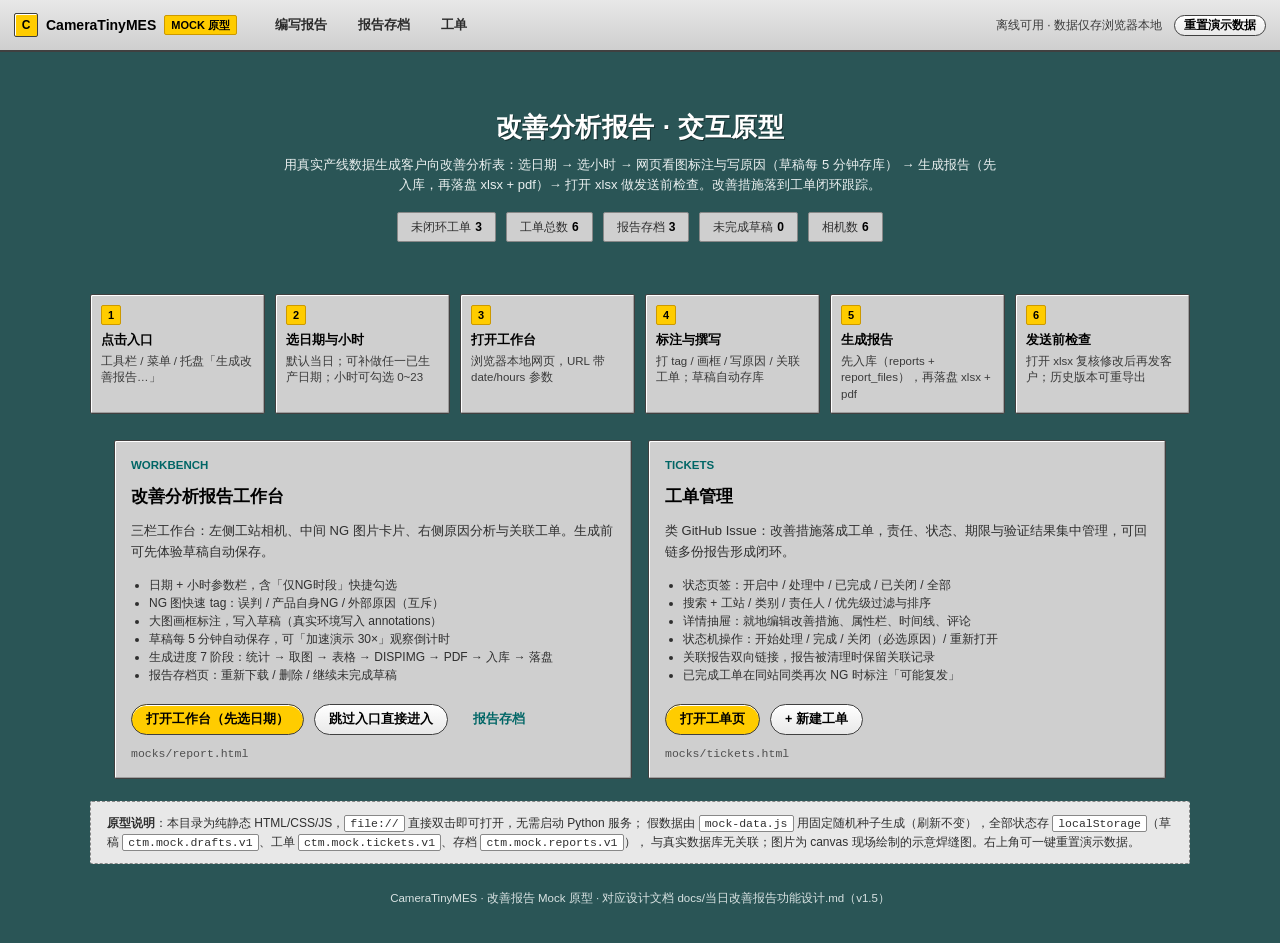
<file: mocks/index.html>
<!DOCTYPE html>
<html lang="zh-CN">
<head>
<meta charset="utf-8" />
<meta name="viewport" content="width=device-width, initial-scale=1" />
<title>改善报告 / 工单 — Mock 原型入口</title>
<link rel="stylesheet" href="mock.css" />
<style>
  .stat-strip {
    display: flex; gap: 10px; justify-content: center; flex-wrap: wrap;
    max-width: 1100px; margin: 18px auto 0; padding: 0 24px;
  }
  .mini-stat {
    background: #fff; border: 1px solid var(--line); border-radius: 999px;
    padding: 5px 13px; font-size: 12px; color: var(--muted);
  }
  .mini-stat b { color: var(--ink); margin-left: 4px; }
  .entry-card .sub { font-size: 12px; color: var(--muted); }
  .entry-card .path { font-family: Consolas, monospace; font-size: 11.5px; color: #8a949e; }
  .mock-note code {
    background: #eef1f4; padding: 1px 5px; border-radius: 4px;
    font-family: Consolas, monospace; font-size: 11.5px;
  }
  .footer { text-align: center; color: var(--muted); font-size: 11.5px; padding: 26px 0 8px; }
</style>
</head>
<body>
<div class="topbar">
  <div class="brand"><span class="logo">C</span>CameraTinyMES<span class="mock-badge">MOCK 原型</span></div>
  <div class="nav-tabs">
    <a class="nav-tab" href="report.html">编写报告</a>
    <a class="nav-tab" href="report.html?archive=1">报告存档</a>
    <a class="nav-tab" href="tickets.html">工单</a>
  </div>
  <div class="topbar-right">
    <span>离线可用 · 数据仅存浏览器本地</span>
    <button class="btn sm" id="resetBtn">重置演示数据</button>
  </div>
</div>

<div class="page">
  <div class="hero">
    <h1>改善分析报告 · 交互原型</h1>
    <p>
      用真实产线数据生成客户向改善分析表：选日期 → 选小时 → 网页看图标注与写原因（草稿每 5 分钟存库）
      → 生成报告（先入库，再落盘 xlsx + pdf）→ 打开 xlsx 做发送前检查。改善措施落到工单闭环跟踪。
    </p>
    <div class="stat-strip" id="statStrip"></div>
  </div>

  <div class="flow">
    <div class="flow-step">
      <div class="num">1</div><b>点击入口</b><span>工具栏 / 菜单 / 托盘「生成改善报告…」</span>
    </div>
    <div class="flow-step">
      <div class="num">2</div><b>选日期与小时</b><span>默认当日；可补做任一已生产日期；小时可勾选 0~23</span>
    </div>
    <div class="flow-step">
      <div class="num">3</div><b>打开工作台</b><span>浏览器本地网页，URL 带 date/hours 参数</span>
    </div>
    <div class="flow-step">
      <div class="num">4</div><b>标注与撰写</b><span>打 tag / 画框 / 写原因 / 关联工单；草稿自动存库</span>
    </div>
    <div class="flow-step">
      <div class="num">5</div><b>生成报告</b><span>先入库（reports + report_files），再落盘 xlsx + pdf</span>
    </div>
    <div class="flow-step">
      <div class="num">6</div><b>发送前检查</b><span>打开 xlsx 复核修改后再发客户；历史版本可重导出</span>
    </div>
  </div>

  <div class="cards2">
    <div class="entry-card">
      <div class="tagline">WORKBENCH</div>
      <h2>改善分析报告工作台</h2>
      <p>三栏工作台：左侧工站相机、中间 NG 图片卡片、右侧原因分析与关联工单。生成前可先体验草稿自动保存。</p>
      <ul>
        <li>日期 + 小时参数栏，含「仅NG时段」快捷勾选</li>
        <li>NG 图快速 tag：误判 / 产品自身NG / 外部原因（互斥）</li>
        <li>大图画框标注，写入草稿（真实环境写入 annotations）</li>
        <li>草稿每 5 分钟自动保存，可「加速演示 30×」观察倒计时</li>
        <li>生成进度 7 阶段：统计 → 取图 → 表格 → DISPIMG → PDF → 入库 → 落盘</li>
        <li>报告存档页：重新下载 / 删除 / 继续未完成草稿</li>
      </ul>
      <div class="actions">
        <a class="btn primary" href="report.html">打开工作台（先选日期）</a>
        <a class="btn" href="report.html?date=__TODAY__&hours=0,1,2,3,4,5,6,7,8,9,10,11,12,13,14,15,16,17,18,19,20,21,22,23" id="directLink">跳过入口直接进入</a>
        <a class="btn ghost" href="report.html?archive=1">报告存档</a>
      </div>
      <div class="path">mocks/report.html</div>
    </div>

    <div class="entry-card">
      <div class="tagline">TICKETS</div>
      <h2>工单管理</h2>
      <p>类 GitHub Issue：改善措施落成工单，责任、状态、期限与验证结果集中管理，可回链多份报告形成闭环。</p>
      <ul>
        <li>状态页签：开启中 / 处理中 / 已完成 / 已关闭 / 全部</li>
        <li>搜索 + 工站 / 类别 / 责任人 / 优先级过滤与排序</li>
        <li>详情抽屉：就地编辑改善措施、属性栏、时间线、评论</li>
        <li>状态机操作：开始处理 / 完成 / 关闭（必选原因）/ 重新打开</li>
        <li>关联报告双向链接，报告被清理时保留关联记录</li>
        <li>已完成工单在同站同类再次 NG 时标注「可能复发」</li>
      </ul>
      <div class="actions">
        <a class="btn primary" href="tickets.html">打开工单页</a>
        <a class="btn" href="tickets.html?new=1">+ 新建工单</a>
      </div>
      <div class="path">mocks/tickets.html</div>
    </div>
  </div>

  <div class="mock-note">
    <b>原型说明</b>：本目录为纯静态 HTML/CSS/JS，<code>file://</code> 直接双击即可打开，无需启动 Python 服务；
    假数据由 <code>mock-data.js</code> 用固定随机种子生成（刷新不变），全部状态存
    <code>localStorage</code>（草稿 <code>ctm.mock.drafts.v1</code>、工单 <code>ctm.mock.tickets.v1</code>、存档 <code>ctm.mock.reports.v1</code>），
    与真实数据库无关联；图片为 canvas 现场绘制的示意焊缝图。右上角可一键重置演示数据。
  </div>

  <div class="footer">CameraTinyMES · 改善报告 Mock 原型 · 对应设计文档 docs/当日改善报告功能设计.md（v1.5）</div>
</div>

<div id="toast"></div>

<script src="mock-data.js"></script>
<script>
(function () {
  const M = window.MockData;
  document.addEventListener('DOMContentLoaded', function () {
    // 直接进入链接带上真实今天，避免固定日期
    const link = document.getElementById('directLink');
    link.href = 'report.html?date=' + M.today() + '&hours=' +
      Array.from({ length: new Date().getHours() + 1 }, function (_, i) { return i; }).join(',');

    const tickets = M.tickets();
    const reports = M.reports();
    const drafts = M.draftDays();
    const openN = tickets.filter(function (t) { return t.status === 'open' || t.status === 'in_progress'; }).length;
    document.getElementById('statStrip').innerHTML = [
      ['未闭环工单', openN],
      ['工单总数', tickets.length],
      ['报告存档', reports.length],
      ['未完成草稿', drafts.length],
      ['相机数', M.STATIONS.reduce(function (s, st) { return s + st.cameras.length; }, 0)]
    ].map(function (pair) {
      return '<span class="mini-stat">' + pair[0] + '<b>' + pair[1] + '</b></span>';
    }).join('');

    document.getElementById('resetBtn').addEventListener('click', function () {
      if (!confirm('清空所有 Mock 演示数据（草稿 / 工单 / 报告存档）并恢复初始样例？')) return;
      M.resetAll();
      location.reload();
    });
  });
})();
</script>
</body>
</html>
</file>
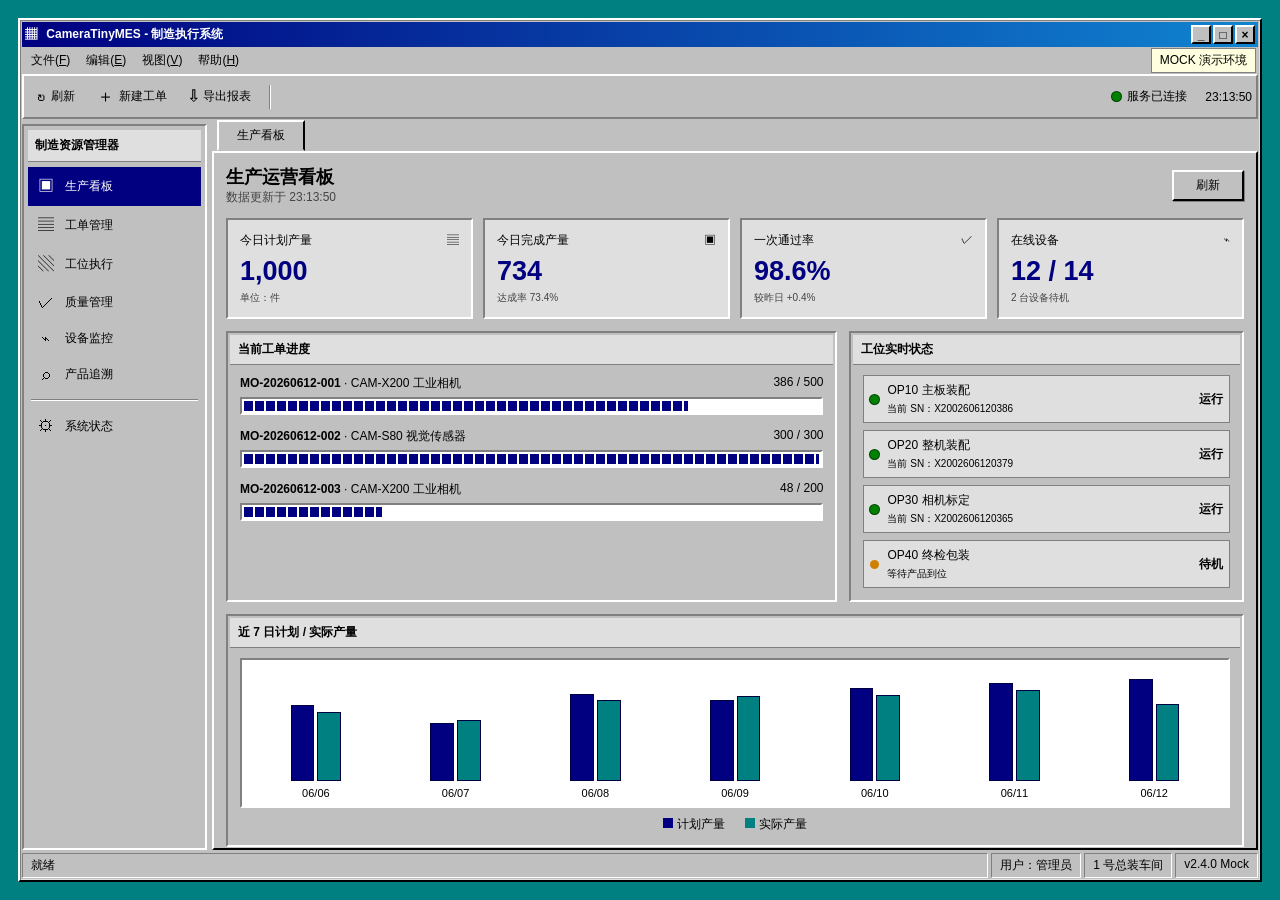
<file: reference/wwwroot/index.html>
<!DOCTYPE html>
<html lang="zh-CN">
<head>
  <meta charset="UTF-8">
  <meta name="viewport" content="width=device-width, initial-scale=1.0">
  <link rel="icon" href="favicon.ico">
  <link rel="stylesheet" href="../02-windows-95.css">
  <link rel="stylesheet" href="mock.css">
  <title>CameraTinyMES - 制造执行系统</title>
</head>
<body>
  <main class="desktop">
    <section class="window app-window" aria-label="CameraTinyMES 制造执行系统">
      <header class="title-bar">
        <div class="title-text"><span class="app-icon">▦</span> CameraTinyMES - 制造执行系统</div>
        <div class="window-controls"><button aria-label="最小化">_</button><button aria-label="最大化">□</button><button aria-label="关闭">×</button></div>
      </header>
      <nav class="menu-bar" aria-label="系统菜单">
        <button>文件(<u>F</u>)</button><button>编辑(<u>E</u>)</button><button>视图(<u>V</u>)</button><button>帮助(<u>H</u>)</button>
        <span class="mock-label">MOCK 演示环境</span>
      </nav>
      <div class="toolbar">
        <button data-action="refresh">↻<span>刷新</span></button>
        <button data-action="new-order">＋<span>新建工单</span></button>
        <button data-action="export">⇩<span>导出报表</span></button>
        <span class="toolbar-separator"></span>
        <div class="connection"><i class="status-dot online"></i> 服务已连接 <span id="current-time"></span></div>
      </div>
      <div class="workspace">
        <aside class="sidebar sunken">
          <div class="sidebar-heading">制造资源管理器</div>
          <button class="nav-item active" data-page="dashboard"><span>▣</span>生产看板</button>
          <button class="nav-item" data-page="orders"><span>▤</span>工单管理</button>
          <button class="nav-item" data-page="stations"><span>▧</span>工位执行</button>
          <button class="nav-item" data-page="quality"><span>✓</span>质量管理</button>
          <button class="nav-item" data-page="devices"><span>⌁</span>设备监控</button>
          <button class="nav-item" data-page="trace"><span>⌕</span>产品追溯</button>
          <div class="nav-divider"></div>
          <button class="nav-item" data-page="system"><span>⚙</span>系统状态</button>
        </aside>
        <section class="content">
          <div class="tabs"><button class="tab active" id="page-tab">生产看板</button></div>
          <div id="page-content" class="page-content"></div>
        </section>
      </div>
      <footer class="status-bar"><span class="status-cell">就绪</span><span class="status-cell">用户：管理员</span><span class="status-cell">1 号总装车间</span><span class="status-cell">v2.4.0 Mock</span></footer>
    </section>
  </main>

  <dialog id="order-dialog" class="window dialog">
    <form method="dialog" id="order-form">
      <header class="title-bar"><div class="title-text">新建生产工单</div><button value="cancel" aria-label="关闭">×</button></header>
      <div class="dialog-body">
        <label>工单编号<input name="code" required value="MO-20260612-004"></label>
        <label>产品型号<select name="product"><option>CAM-X200 工业相机</option><option>CAM-S80 视觉传感器</option></select></label>
        <label>计划数量<input name="quantity" type="number" min="1" required value="100"></label>
        <label>计划产线<select name="line"><option>总装一线</option><option>总装二线</option></select></label>
      </div>
      <div class="dialog-actions"><button value="cancel">取消</button><button id="create-order" value="default">确定</button></div>
    </form>
  </dialog>
  <div id="toast" role="status"></div>
  <script src="mock.js"></script>
</body>
</html>
</file>
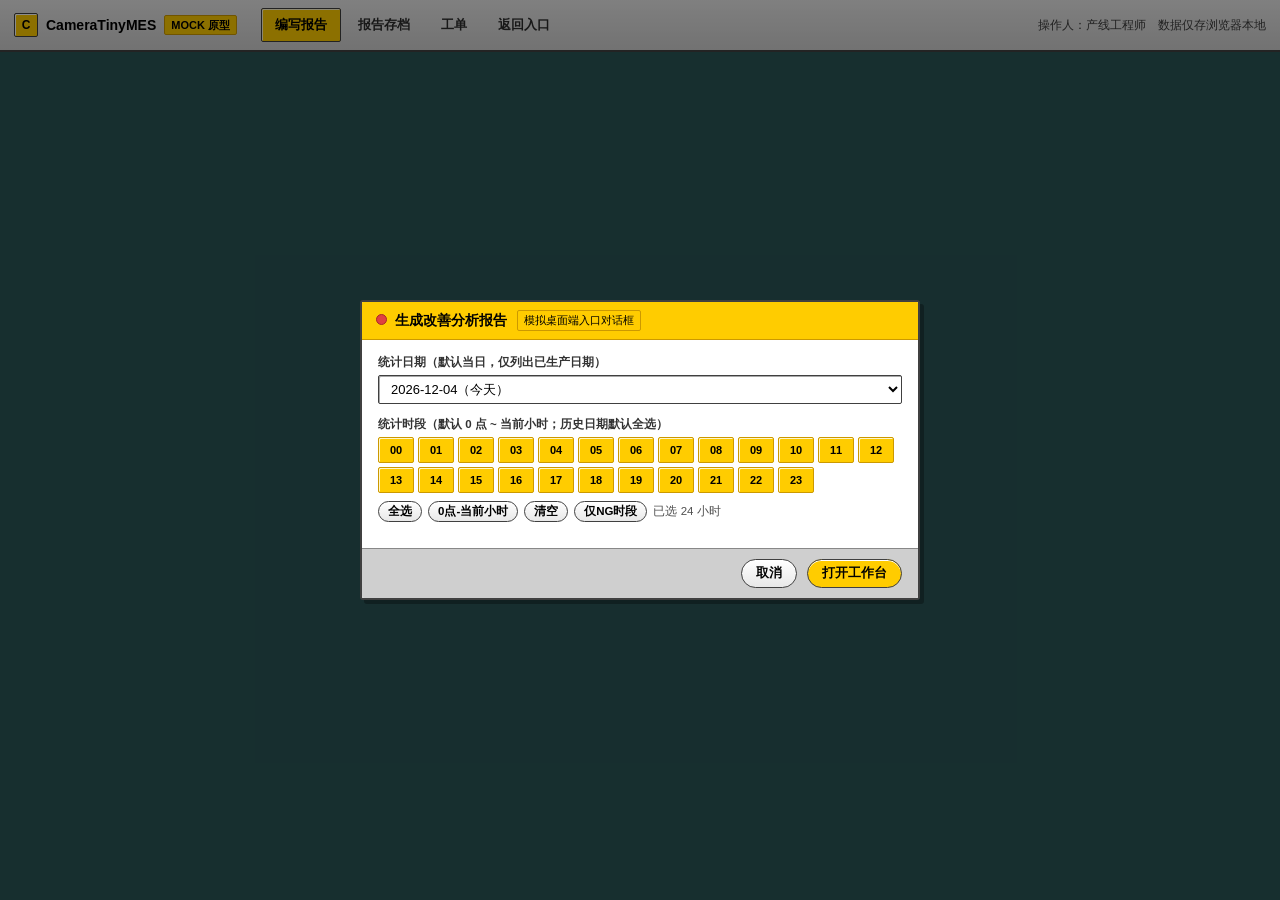
<file: mocks/report.html>
<!DOCTYPE html>
<html lang="zh-CN">
<head>
<meta charset="utf-8" />
<meta name="viewport" content="width=device-width, initial-scale=1" />
<title>改善分析报告工作台 — Mock</title>
<link rel="stylesheet" href="mock.css" />
<style>
  .param-bar { padding: 12px 14px; margin-bottom: 14px; }
  .param-row { display: flex; align-items: flex-start; gap: 16px; flex-wrap: wrap; }
  .param-block { display: flex; flex-direction: column; gap: 6px; }
  .param-block > label { font-size: 11px; color: var(--muted); font-weight: 700; letter-spacing: .3px; }
  .date-line { display: flex; align-items: center; gap: 8px; }
  .date-big { font-size: 15px; font-weight: 700; letter-spacing: .4px; }
  .hours { display: flex; flex-wrap: wrap; gap: 4px; max-width: 780px; }
  .hour-chip {
    width: 36px; height: 26px; border-radius: 6px; border: 1px solid var(--line);
    background: #fff; color: var(--muted); font-size: 11px; font-weight: 600;
    display: grid; place-items: center; cursor: pointer; user-select: none;
  }
  .hour-chip.on { background: var(--green-soft); border-color: #9fdcba; color: var(--green-dark); }
  .hour-chip.disabled { opacity: .32; cursor: not-allowed; background: #f6f7f8; }
  .quick-row { display: flex; gap: 6px; flex-wrap: wrap; align-items: center; }
  .param-meta { margin-left: auto; text-align: right; color: var(--muted); font-size: 12px; display: flex; flex-direction: column; gap: 6px; align-items: flex-end; }
  .save-state { font-size: 12px; }
  .save-state b { color: var(--green-dark); }
  .save-state.warn b { color: var(--red); }

  .workbench {
    display: grid;
    grid-template-columns: 218px minmax(0, 1fr) 372px;
    gap: 14px;
    align-items: start;
  }
  .col-panel { background: #fff; border: 1px solid var(--line); border-radius: var(--radius); box-shadow: var(--shadow); }
  .col-head {
    display: flex; align-items: center; gap: 8px;
    padding: 10px 12px; border-bottom: 1px solid var(--line-soft);
    font-weight: 700; font-size: 12.5px;
  }
  .col-head .hint { font-weight: 400; color: var(--muted); font-size: 11.5px; }
  .col-head .spacer { margin-left: auto; }

  /* 左栏 */
  .station-list { padding: 8px; max-height: calc(100vh - 300px); overflow: auto; }
  .st-group { margin-bottom: 6px; }
  .st-group-head {
    display: flex; align-items: center; gap: 6px;
    padding: 6px 8px; font-size: 11.5px; color: var(--muted); font-weight: 700;
    border-radius: 6px;
  }
  .st-group-head .count { margin-left: auto; font-weight: 600; }
  .st-item {
    display: flex; align-items: center; gap: 8px;
    padding: 8px 9px; border-radius: 7px; cursor: pointer; border: 1px solid transparent;
  }
  .st-item:hover { background: #f7f9fa; }
  .st-item.active { background: var(--green-soft); border-color: #b8e4cc; }
  .st-item .cam { font-weight: 700; font-size: 12.5px; }
  .st-item .sub { margin-left: auto; font-size: 11px; color: var(--muted); }
  .st-item .dot { flex: none; }
  .st-item .dot.done { background: var(--green); }

  /* 中栏 */
  .station-body { padding: 12px; }
  .stat-row { display: flex; gap: 8px; flex-wrap: wrap; margin-bottom: 12px; }
  .stat {
    flex: 1; min-width: 92px; background: #f8fafb; border: 1px solid var(--line-soft);
    border-radius: 8px; padding: 8px 10px;
  }
  .stat .k { font-size: 10.5px; color: var(--muted); font-weight: 700; }
  .stat .v { font-size: 17px; font-weight: 700; margin-top: 1px; }
  .stat .v small { font-size: 10.5px; font-weight: 600; color: var(--muted); margin-left: 3px; }

  .cards { display: grid; grid-template-columns: repeat(auto-fill, minmax(172px, 1fr)); gap: 10px; }
  .card {
    border: 1px solid var(--line); border-radius: 9px; overflow: hidden; background: #fff;
    display: flex; flex-direction: column;
  }
  .card-img { position: relative; cursor: zoom-in; background: #111; aspect-ratio: 4 / 3; }
  .card-img img { width: 100%; height: 100%; object-fit: cover; display: block; }
  .card-img .corner {
    position: absolute; top: 6px; left: 6px; width: 10px; height: 10px;
    border-radius: 50%; background: rgba(255,255,255,.25); border: 1.5px solid rgba(255,255,255,.85);
  }
  .card-img .corner.misjudge { background: #9aa4ae; border-color: #fff; }
  .card-img .corner.product { background: #e0453c; border-color: #fff; }
  .card-img .corner.external { background: #3b6ef5; border-color: #fff; }
  .card-img .annot { position: absolute; top: 5px; right: 6px; font-size: 10px; color: #fff; background: rgba(0,0,0,.5); padding: 1px 6px; border-radius: 999px; }
  .card-meta { padding: 6px 8px; display: flex; align-items: center; gap: 6px; font-size: 11px; color: var(--muted); }
  .card-meta .t { font-family: Consolas, monospace; color: var(--ink); font-weight: 600; }
  .card-tags { display: flex; gap: 4px; padding: 0 8px 8px; flex-wrap: wrap; }
  .card-tags .chip { padding: 2px 7px; font-size: 10.5px; }
  .card-foot { display: flex; gap: 6px; padding: 0 8px 8px; }
  .card-foot .btn { flex: 1; justify-content: center; padding: 3px 6px; font-size: 11px; }
  .cards-note { color: var(--muted); font-size: 11.5px; margin: 8px 2px 0; }

  /* 右栏 */
  .side-body { padding: 12px; }
  .side-body .field:last-child { margin-bottom: 0; }
  .fact {
    background: #f8fafb; border: 1px dashed #cbd4dc; border-radius: 8px;
    padding: 9px 10px; color: #4a5560; font-size: 11.5px; line-height: 1.6; white-space: pre-wrap;
    max-height: 150px; overflow: auto;
  }
  .row-between { display: flex; align-items: center; justify-content: space-between; gap: 8px; }
  .ticket-pick { display: flex; flex-direction: column; gap: 6px; }
  .ticket-pick label {
    display: flex; gap: 8px; align-items: flex-start; padding: 7px 8px;
    border: 1px solid var(--line-soft); border-radius: 7px; cursor: pointer; font-size: 12px;
  }
  .ticket-pick label:hover { background: #fafbfc; }
  .ticket-pick input { margin-top: 2px; }
  .ticket-pick .tp-title { font-weight: 600; }
  .ticket-pick .tp-meta { color: var(--muted); font-size: 11px; margin-top: 1px; }

  /* 生成进度 */
  .stage-list { display: flex; flex-direction: column; gap: 6px; margin-top: 12px; }
  .stage { display: flex; align-items: center; gap: 8px; font-size: 12px; color: var(--muted); }
  .stage .ico { width: 16px; text-align: center; }
  .stage.active { color: var(--ink); font-weight: 700; }
  .stage.done { color: var(--green-dark); }
  .result-box { background: #f7fbf9; border: 1px solid #c7e9d8; border-radius: 9px; padding: 12px; }
  .result-box .line { display: flex; gap: 8px; font-size: 12px; margin-bottom: 6px; }
  .result-box .line span:first-child { color: var(--muted); width: 76px; flex: none; }

  /* 标注 */
  .annot-stage { position: relative; background: #111; border-radius: 8px; overflow: hidden; line-height: 0; }
  .annot-stage img, .annot-stage canvas { display: block; width: 100%; height: auto; }
  .annot-stage canvas { position: absolute; inset: 0; cursor: crosshair; }
  .annot-toolbar { display: flex; gap: 8px; align-items: center; flex-wrap: wrap; margin-bottom: 10px; }
  .box-list { font-size: 11.5px; color: var(--muted); display: flex; flex-direction: column; gap: 4px; max-height: 96px; overflow: auto; }
  .box-list .bx { display: flex; gap: 8px; align-items: center; }

  @media (max-width: 1240px) {
    .workbench { grid-template-columns: 190px minmax(0, 1fr); }
    .workbench .col-side { grid-column: 1 / -1; }
  }
</style>
</head>
<body>
<div class="topbar">
  <div class="brand"><span class="logo">C</span>CameraTinyMES<span class="mock-badge">MOCK 原型</span></div>
  <div class="nav-tabs">
    <a class="nav-tab active" id="writeTab" href="report.html">编写报告</a>
    <a class="nav-tab" id="archiveTab" href="report.html?archive=1">报告存档</a>
    <a class="nav-tab" href="tickets.html">工单</a>
    <a class="nav-tab" href="index.html">返回入口</a>
  </div>
  <div class="topbar-right">
    <span id="reviewerLabel">操作人：产线工程师</span>
    <span>数据仅存浏览器本地</span>
  </div>
</div>

<div class="page">
  <!-- 入口：模拟桌面端「日期 + 小时」对话框 -->
  <div id="entryOverlay" class="overlay hidden">
    <div class="dialog">
      <div class="dialog-head">
        <h3>生成改善分析报告</h3>
        <span class="mock-badge">模拟桌面端入口对话框</span>
      </div>
      <div class="dialog-body">
        <div class="field">
          <label>统计日期（默认当日，仅列出已生产日期）</label>
          <select id="entryDate" class="select"></select>
        </div>
        <div class="field">
          <label>统计时段（默认 0 点 ~ 当前小时；历史日期默认全选）</label>
          <div id="entryHours" class="hours"></div>
          <div class="quick-row" style="margin-top:8px">
            <button class="btn sm" data-quick="all">全选</button>
            <button class="btn sm" data-quick="upto">0点-当前小时</button>
            <button class="btn sm" data-quick="clear">清空</button>
            <button class="btn sm" data-quick="ng">仅NG时段</button>
            <span id="entryHint" class="hint" style="color:var(--muted);font-size:11.5px"></span>
          </div>
        </div>
      </div>
      <div class="dialog-foot">
        <button class="btn" id="entryCancel">取消</button>
        <button class="btn primary" id="entryConfirm">打开工作台</button>
      </div>
    </div>
  </div>

  <!-- 主应用 -->
  <div id="app" hidden>
    <div class="panel param-bar">
      <div class="param-row">
        <div class="param-block">
          <label>统计日期</label>
          <div class="date-line">
            <span id="dateView" class="date-big">2026-11-10</span>
            <button class="btn sm" id="changeDateBtn">重新选择</button>
          </div>
        </div>
        <div class="param-block" style="flex:1;min-width:420px">
          <label>统计小时（未来小时不可选）</label>
          <div id="mainHours" class="hours"></div>
          <div class="quick-row" style="margin-top:6px">
            <button class="btn sm" data-quick="all">全选</button>
            <button class="btn sm" data-quick="upto">0点-当前</button>
            <button class="btn sm" data-quick="clear">清空</button>
            <button class="btn sm" data-quick="ng">仅NG时段</button>
            <span id="hoursSummary" style="color:var(--muted);font-size:11.5px"></span>
          </div>
        </div>
        <div class="param-meta">
          <div class="save-state" id="saveState">尚未保存草稿</div>
          <div class="quick-row">
            <button class="btn sm" id="speedBtn" title="演示用：加速自动保存倒计时">加速演示 1×</button>
            <button class="btn sm" id="saveDraftBtn">保存草稿</button>
            <button class="btn primary" id="generateBtn">生成报告</button>
          </div>
        </div>
      </div>
    </div>

    <div class="workbench">
      <!-- 左：工站 -->
      <div class="col-panel">
        <div class="col-head">工站 / 相机<span class="spacer"></span><span class="hint" id="camCount"></span></div>
        <div class="station-list" id="stationList"></div>
      </div>

      <!-- 中：NG 图片 -->
      <div class="col-panel">
        <div class="col-head">
          <span id="curStation">OP10</span>
          <span class="hint" id="curCamera">OP10-28</span>
          <span class="spacer"></span>
          <span class="hint" id="cardHint"></span>
        </div>
        <div class="station-body">
          <div class="stat-row" id="statRow"></div>
          <div class="cards" id="cards"></div>
          <div class="cards-note" id="cardsNote"></div>
        </div>
      </div>

      <!-- 右：原因分析 -->
      <div class="col-panel col-side">
        <div class="col-head">原因分析及改造解决方案<span class="spacer"></span><span class="hint" id="reasonWho"></span></div>
        <div class="side-body">
          <div class="field">
            <div class="row-between" style="margin-bottom:4px">
              <label style="margin:0">自动事实摘要（只陈述事实）</label>
              <button class="btn ghost sm" id="refillFactBtn">重新生成</button>
            </div>
            <div class="fact" id="factText"></div>
          </div>
          <div class="field">
            <label>对外原因分析 / 改善措施（可自由改写）</label>
            <textarea id="reasonInput" class="textarea" rows="7" placeholder="在此撰写给客户看的原因分析与改善措施…"></textarea>
            <div class="row-between" style="margin-top:5px">
              <button class="btn ghost sm" id="restoreFactBtn">恢复自动摘要</button>
              <span class="hint" style="color:var(--muted);font-size:11px" id="reasonCount"></span>
            </div>
          </div>
          <div class="field">
            <label>其他NG数量（默认由 tag 自动汇总，可人工覆盖）</label>
            <div class="row-between">
              <input id="otherNgInput" class="input" type="number" min="0" step="1" style="max-width:110px" />
              <span class="hint" style="color:var(--muted);font-size:11.5px" id="otherNgHint"></span>
            </div>
            <div style="margin-top:4px"><button class="btn ghost sm" id="resetOtherNg">恢复自动值</button></div>
          </div>
          <div class="field">
            <div class="row-between" style="margin-bottom:5px">
              <label style="margin:0">关联工单（改善措施）</label>
              <a class="btn ghost sm" id="newTicketLink" href="tickets.html?new=1" target="_blank">+ 新建工单</a>
            </div>
            <div class="ticket-pick" id="ticketPick"></div>
          </div>
          <div class="field">
            <label>表头信息</label>
            <div style="display:grid;grid-template-columns:1fr 1fr;gap:6px">
              <input id="hdrProject" class="input" placeholder="项目名称" />
              <input id="hdrDestination" class="input" placeholder="目的地" />
              <input id="hdrLine" class="input" placeholder="产线" />
              <label style="display:flex;align-items:center;gap:6px;font-size:12px;color:var(--muted)">
                <input type="checkbox" id="hdrPhysical" /> 实物图片列
              </label>
            </div>
          </div>
        </div>
      </div>
    </div>
  </div>

  <!-- 报告存档 -->
  <div id="archiveView" hidden>
    <div class="panel" style="padding:14px;margin-bottom:14px">
      <div class="row-between">
        <div class="section-title" style="margin:0">报告存档<span class="hint">生成后先入库，再落盘 xlsx + pdf</span></div>
        <div>
          <a class="btn sm" href="report.html">返回编写</a>
        </div>
      </div>
    </div>
    <div class="panel">
      <table class="table">
        <thead>
          <tr><th>#</th><th>生成时间</th><th>统计日期</th><th>时段</th><th>产量 / NG</th><th>xlsx</th><th>pdf</th><th>状态</th><th style="width:180px">操作</th></tr>
        </thead>
        <tbody id="archiveRows"></tbody>
      </table>
    </div>
    <div class="panel" style="margin-top:14px">
      <div class="col-head">未完成草稿<span class="spacer"></span><span class="hint">自动保存到数据库（Mock 用 localStorage 模拟）</span></div>
      <div style="padding:10px 12px" id="draftList"></div>
    </div>
  </div>
</div>

<!-- 标注弹层 -->
<div id="annotOverlay" class="overlay hidden">
  <div class="dialog wide">
    <div class="dialog-head">
      <h3>图片标注</h3>
      <span class="hint" style="color:var(--muted);font-size:11.5px" id="annotMeta"></span>
      <button class="btn sm close" data-close="annot">关闭</button>
    </div>
    <div class="dialog-body">
      <div class="annot-toolbar">
        <span style="font-size:12px;color:var(--muted)">框标签</span>
        <select id="annotLabel" class="select" style="width:130px">
          <option value="误判">误判</option>
          <option value="划痕">划痕</option>
          <option value="气孔">气孔</option>
          <option value="异物">异物</option>
        </select>
        <button class="btn sm" id="annotClear">清空所有框</button>
        <span style="font-size:11.5px;color:var(--muted)">在图上按住鼠标拖拽即可画框</span>
      </div>
      <div class="annot-stage" id="annotStage">
        <img id="annotImg" alt="" />
        <canvas id="annotCanvas"></canvas>
      </div>
      <div class="field" style="margin-top:10px">
        <label>误判原因 / 注意点</label>
        <input id="annotDesc" class="input" placeholder="例如：反光被误判为划痕，注意避免侧光角度" />
      </div>
      <div class="box-list" id="boxList"></div>
    </div>
    <div class="dialog-foot">
      <button class="btn" data-close="annot">取消</button>
      <button class="btn primary" id="annotSave">保存标注</button>
    </div>
  </div>
</div>

<!-- 生成进度 / 结果 -->
<div id="genOverlay" class="overlay hidden">
  <div class="dialog">
    <div class="dialog-head">
      <h3>生成改善分析报告</h3>
      <span class="hint" id="genHint" style="color:var(--muted);font-size:11.5px"></span>
    </div>
    <div class="dialog-body">
      <div id="genProgress">
        <div class="progress-track"><div class="progress-fill" id="genFill"></div></div>
        <div class="gen-msg" id="genMsg"></div>
        <div class="stage-list" id="stageList"></div>
      </div>
      <div id="genResult" hidden>
        <div class="result-box">
          <div style="font-weight:700;margin-bottom:8px;color:var(--green-dark)">✓ 已保存到数据库，并落盘两份文件</div>
          <div class="line"><span>存档编号</span><b id="resId"></b></div>
          <div class="line"><span>xlsx</span><a href="#" id="resXlsx" class="mono"></a></div>
          <div class="line"><span>pdf</span><a href="#" id="resPdf" class="mono"></a></div>
          <div class="line"><span>库存记录</span><span id="resDb" style="color:var(--muted)"></span></div>
        </div>
        <div class="mock-note" style="margin-top:12px">
          Mock 不产生真实文件。真实实现中，此步会先写 <code>reports</code>/<code>report_files</code>，再落盘到
          <code>D:/JustSmart/CameraTinyMES/reports/</code>，随后可打开 xlsx 做发送前检查与修改。
        </div>
      </div>
    </div>
    <div class="dialog-foot">
      <button class="btn" id="genClose" hidden>关闭</button>
      <button class="btn" id="genBg">转入后台</button>
      <button class="btn danger" id="genCancel">取消</button>
      <button class="btn" id="genOpenXlsx" hidden>打开 xlsx</button>
      <button class="btn primary" id="genArchive" hidden>查看存档</button>
    </div>
  </div>
</div>

<!-- 后台任务面板（右下角） -->
<div id="taskWidget" class="task-widget hidden">
  <button class="task-badge" id="taskBadge"><span class="pulse"></span><span id="taskCount">后台任务</span></button>
  <div class="task-panel hidden" id="taskPanel">
    <div class="task-head">
      <b>后台任务</b>
      <span class="hint">生成 / 落盘均在后台执行，关闭页面不中断</span>
      <button class="btn ghost sm" id="taskFold">收起</button>
    </div>
    <div class="task-list" id="taskList"></div>
  </div>
</div>

<div id="toast"></div>

<script src="mock-data.js"></script>
<script src="report.js"></script>
</body>
</html>
</file>
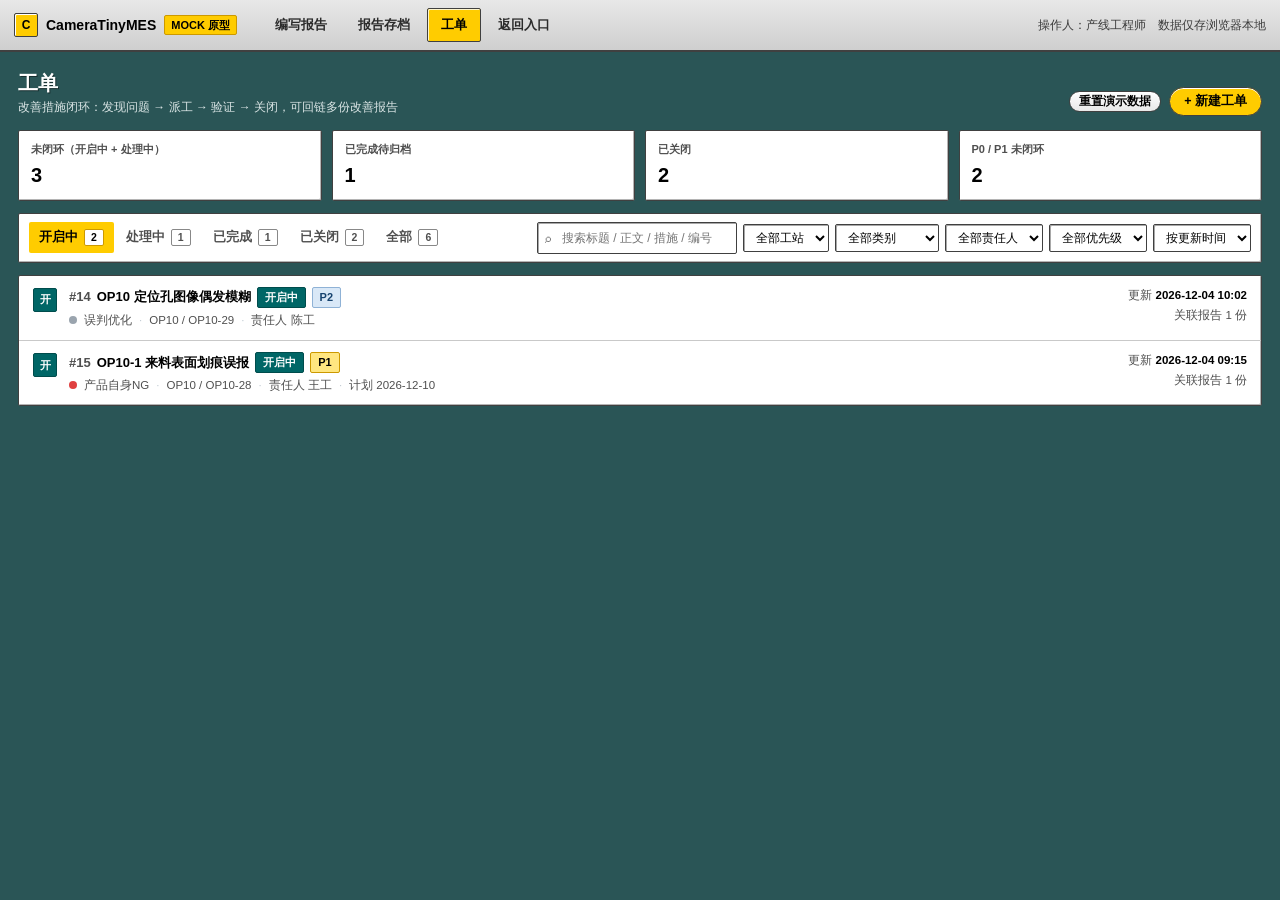
<file: mocks/tickets.html>
<!DOCTYPE html>
<html lang="zh-CN">
<head>
<meta charset="utf-8" />
<meta name="viewport" content="width=device-width, initial-scale=1" />
<title>工单管理 — Mock</title>
<link rel="stylesheet" href="mock.css" />
<style>
  .page-head { display: flex; align-items: flex-end; gap: 12px; margin-bottom: 14px; }
  .page-head h1 { font-size: 20px; margin: 0; letter-spacing: .4px; }
  .page-head .hint { color: var(--muted); font-size: 12px; }
  .head-actions { margin-left: auto; display: flex; gap: 8px; align-items: center; }

  .stat-row2 { display: grid; grid-template-columns: repeat(4, minmax(0, 1fr)); gap: 10px; margin-bottom: 12px; }
  .stat-card {
    background: #fff; border: 1px solid var(--line); border-radius: 10px;
    padding: 10px 12px; box-shadow: var(--shadow);
  }
  .stat-card .k { font-size: 11px; color: var(--muted); font-weight: 700; }
  .stat-card .v { font-size: 20px; font-weight: 700; margin-top: 2px; }
  .stat-card .v small { font-size: 11px; color: var(--muted); font-weight: 600; margin-left: 4px; }

  .filter-bar {
    display: flex; gap: 10px; align-items: center; flex-wrap: wrap;
    padding: 8px 10px; margin-bottom: 12px;
  }
  .status-tabs { display: flex; gap: 2px; flex-wrap: wrap; }
  .status-tab {
    display: flex; align-items: center; gap: 6px;
    padding: 6px 10px; border-radius: 7px; cursor: pointer;
    font-size: 12.5px; font-weight: 600; color: var(--muted); user-select: none;
  }
  .status-tab:hover { background: var(--gray-soft); }
  .status-tab.on { background: var(--green-soft); color: var(--green-dark); }
  .status-tab .n {
    font-size: 10.5px; padding: 0 6px; border-radius: 999px;
    background: #fff; border: 1px solid var(--line); color: var(--muted); font-weight: 700;
  }
  .status-tab.on .n { border-color: #bfe9d1; color: var(--green-dark); }

  .filters { display: flex; gap: 6px; align-items: center; flex-wrap: wrap; margin-left: auto; }
  .filters .select { width: auto; padding: 5px 8px; font-size: 12px; }
  .search { position: relative; }
  .search .ico {
    position: absolute; left: 8px; top: 50%; transform: translateY(-50%);
    color: var(--muted); font-size: 12px; pointer-events: none;
  }
  .search .input { width: 200px; padding: 6px 9px 6px 24px; font-size: 12px; }

  .issue-list { overflow: hidden; }
  .issue {
    display: flex; gap: 12px; padding: 11px 14px;
    border-bottom: 1px solid var(--line-soft); cursor: pointer;
  }
  .issue:last-child { border-bottom: none; }
  .issue:hover { background: #fbfcfd; }
  .issue-ico {
    flex: none; width: 24px; height: 24px; border-radius: 50%;
    display: grid; place-items: center; font-size: 11px; font-weight: 700; margin-top: 1px;
  }
  .issue-ico.open { background: var(--green-soft); color: var(--green-dark); }
  .issue-ico.in_progress { background: var(--blue-soft); color: var(--blue); }
  .issue-ico.done { background: var(--gray-soft); color: #5b6672; }
  .issue-ico.closed { background: #e4e8eb; color: #7b868f; }
  .issue-main { min-width: 0; flex: 1; }
  .issue-title { display: flex; align-items: center; gap: 6px; flex-wrap: wrap; font-size: 13px; font-weight: 700; }
  .issue-title .id { color: var(--muted); font-weight: 600; }
  .issue-title .recur { font-size: 10.5px; font-weight: 700; color: var(--amber); background: var(--amber-soft); border: 1px solid #f0d998; border-radius: 999px; padding: 0 7px; }
  .issue-meta {
    display: flex; align-items: center; gap: 7px; flex-wrap: wrap;
    color: var(--muted); font-size: 11.5px; margin-top: 4px;
  }
  .issue-meta .sep { color: #c3ccd4; }
  .issue-right { flex: none; text-align: right; color: var(--muted); font-size: 11.5px; }
  .issue-right b { color: var(--ink); }
  .issue-right .reports { margin-top: 3px; }

  /* 抽屉 */
  .drawer-overlay { display: flex; justify-content: flex-end; padding: 0; }
  .drawer {
    width: min(920px, 96vw); height: 100%; background: #fff;
    display: flex; flex-direction: column;
    box-shadow: -24px 0 60px rgba(0, 0, 0, .22);
    animation: drawerIn .2s ease;
  }
  .drawer.narrow { width: min(640px, 96vw); }
  @keyframes drawerIn { from { transform: translateX(40px); opacity: .4; } to { transform: none; opacity: 1; } }
  .drawer-head { display: flex; gap: 12px; align-items: flex-start; padding: 13px 18px; border-bottom: 1px solid var(--line); }
  .drawer-head .kicker { font-size: 11.5px; color: var(--muted); }
  .title-input {
    font-size: 15px; font-weight: 700; padding: 4px 8px; margin-top: 2px;
    border-color: transparent; background: #f7f9fa;
  }
  .title-input:hover { border-color: var(--line); }
  .drawer-body { flex: 1; overflow: auto; padding: 14px 18px 20px; }
  .drawer-foot {
    display: flex; align-items: center; gap: 8px; flex-wrap: wrap;
    padding: 11px 18px; border-top: 1px solid var(--line); background: #fbfcfd;
  }
  .drawer-foot .actions { display: flex; gap: 8px; flex-wrap: wrap; }
  .drawer-foot .hint { margin-left: auto; color: var(--muted); font-size: 11.5px; }

  .detail-grid { display: grid; grid-template-columns: minmax(0, 1fr) 244px; gap: 18px; align-items: start; }
  .detail-side { background: #f8fafb; border: 1px solid var(--line-soft); border-radius: 9px; padding: 12px; }
  .detail-side .field { margin-bottom: 10px; }
  .detail-side .field > label { font-size: 11px; }
  .detail-side .field > div { font-size: 12px; }

  .section-sub { border: 1px solid var(--line-soft); border-radius: 9px; padding: 12px; margin-top: 14px; }
  .section-sub .section-title { margin: 0 0 8px; }
  .timeline { display: flex; flex-direction: column; }
  .tl-item { display: flex; gap: 10px; padding: 7px 0; border-bottom: 1px dashed var(--line-soft); }
  .tl-item:last-child { border-bottom: none; }
  .tl-ico {
    flex: none; width: 20px; height: 20px; border-radius: 50%;
    display: grid; place-items: center; font-size: 10px; font-weight: 700;
    background: var(--gray-soft); color: #5b6672;
  }
  .tl-ico.created { background: var(--green-soft); color: var(--green-dark); }
  .tl-ico.status { background: var(--blue-soft); color: var(--blue); }
  .tl-ico.comment { background: var(--amber-soft); color: var(--amber); }
  .tl-ico.link { background: #f3e8ff; color: #7e22ce; }
  .tl-text { font-size: 12.5px; color: var(--ink); }
  .tl-meta { font-size: 11px; color: var(--muted); margin-top: 1px; }
  .comment-box { display: flex; gap: 8px; align-items: flex-start; margin-top: 10px; }
  .comment-box .textarea { min-height: 52px; }

  .link-list { display: flex; flex-wrap: wrap; gap: 6px; }
  .report-chip {
    display: inline-flex; align-items: center; gap: 5px;
    font-size: 11.5px; font-weight: 600; padding: 3px 9px;
    border: 1px solid var(--line); border-radius: 999px; background: #fff; color: var(--teal);
  }
  .report-chip.gone { color: var(--muted); border-style: dashed; }
  #linkPanel { margin-top: 8px; border-top: 1px dashed var(--line); padding-top: 8px; }
  #linkPanel label { display: flex; gap: 8px; align-items: center; padding: 4px 0; font-size: 12px; }

  .close-opts { display: flex; flex-direction: column; gap: 6px; }
  .close-opt {
    display: flex; gap: 9px; align-items: flex-start;
    border: 1px solid var(--line); border-radius: 8px; padding: 9px 10px; cursor: pointer;
  }
  .close-opt.on { border-color: #9fdcba; background: var(--green-soft); }
  .close-opt .t { font-weight: 700; font-size: 12.5px; }
  .close-opt .d { color: var(--muted); font-size: 11.5px; }

  @media (max-width: 1080px) {
    .detail-grid { grid-template-columns: 1fr; }
    .stat-row2 { grid-template-columns: repeat(2, 1fr); }
  }
</style>
</head>
<body>
<div class="topbar">
  <div class="brand"><span class="logo">C</span>CameraTinyMES<span class="mock-badge">MOCK 原型</span></div>
  <div class="nav-tabs">
    <a class="nav-tab" href="report.html">编写报告</a>
    <a class="nav-tab" href="report.html?archive=1">报告存档</a>
    <a class="nav-tab active" href="tickets.html">工单</a>
    <a class="nav-tab" href="index.html">返回入口</a>
  </div>
  <div class="topbar-right">
    <span>操作人：产线工程师</span>
    <span>数据仅存浏览器本地</span>
  </div>
</div>

<div class="page">
  <div class="page-head">
    <div>
      <h1>工单</h1>
      <div class="hint">改善措施闭环：发现问题 → 派工 → 验证 → 关闭，可回链多份改善报告</div>
    </div>
    <div class="head-actions">
      <button class="btn sm" id="resetBtn" title="清空 localStorage 演示数据">重置演示数据</button>
      <button class="btn primary" id="newBtn">+ 新建工单</button>
    </div>
  </div>

  <div class="stat-row2">
    <div class="stat-card"><div class="k">未闭环（开启中 + 处理中）</div><div class="v" id="statOpen">0</div></div>
    <div class="stat-card"><div class="k">已完成待归档</div><div class="v" id="statDone">0</div></div>
    <div class="stat-card"><div class="k">已关闭</div><div class="v" id="statClosed">0</div></div>
    <div class="stat-card"><div class="k">P0 / P1 未闭环</div><div class="v" id="statUrgent">0</div></div>
  </div>

  <div class="panel filter-bar">
    <div class="status-tabs" id="statusTabs"></div>
    <div class="filters">
      <div class="search">
        <span class="ico">⌕</span>
        <input id="searchInput" class="input" placeholder="搜索标题 / 正文 / 措施 / 编号" />
      </div>
      <select id="fStation" class="select"><option value="">全部工站</option></select>
      <select id="fCategory" class="select">
        <option value="">全部类别</option>
        <option value="misjudge">误判优化</option>
        <option value="product">产品自身NG</option>
        <option value="external">外部原因</option>
        <option value="other">其他</option>
      </select>
      <select id="fAssignee" class="select"><option value="">全部责任人</option></select>
      <select id="fPriority" class="select">
        <option value="">全部优先级</option>
        <option value="P0">P0</option>
        <option value="P1">P1</option>
        <option value="P2">P2</option>
        <option value="P3">P3</option>
      </select>
      <select id="fSort" class="select">
        <option value="updated">按更新时间</option>
        <option value="priority">按优先级</option>
        <option value="created">按创建时间</option>
      </select>
    </div>
  </div>

  <div class="panel issue-list" id="issueList"></div>
</div>

<!-- 工单抽屉（新建 / 详情共用） -->
<div id="drawerOverlay" class="overlay drawer-overlay hidden">
  <div id="drawer" class="drawer"></div>
</div>

<!-- 关闭工单：选择关闭原因 -->
<div id="closeOverlay" class="overlay hidden">
  <div class="dialog" style="max-width:440px">
    <div class="dialog-head"><h3 id="closeTitle">关闭工单</h3></div>
    <div class="dialog-body">
      <div class="hint" style="color:var(--muted);font-size:12px;margin-bottom:10px">
        关闭必须选择原因，写入时间线与报告「工单跟踪」Sheet。
      </div>
      <div class="close-opts" id="closeOpts"></div>
    </div>
    <div class="dialog-foot">
      <button class="btn" id="closeCancel">取消</button>
      <button class="btn danger" id="closeConfirm">确认关闭</button>
    </div>
  </div>
</div>

<div id="toast"></div>

<script src="mock-data.js"></script>
<script src="tickets.js"></script>
</body>
</html>
</file>
<file: assets/07-beos.css>
/* BeOS — design tokens
   Extracted from styles/07-beos/index.html. Generated; do not edit by hand.
   Regenerate: node scripts/build-tokens.mjs */
:root {
  --bg: #2a5556;
  --chrome: #cfcfcf;
  --chrome-light: #e8e8e8;
  --chrome-lighter: #ffffff;
  --chrome-dark: #888888;
  --chrome-darker: #404040;
  --yellow: #ffcc00;
  --yellow-dark: #cc9900;
  --red-dot: #e04040;
  --teal: #006666;
  --ink: #000;
  --font: "Swiss 721", "Helvetica", "Swis721 BT", sans-serif;
}
</file>
<file: mocks/mock.css>
/* CameraTinyMES 改善报告工作台 Mock — 公共样式
   视觉基线与 assets/07-beos.css / theme.py 保持一致：
   青绿桌面底、灰色窗口 chrome、黄色标题与选中态、红色圆点、白色内容区、立体描边、Helvetica 字体。 */
:root {
  /* —— BeOS 设计令牌（同 assets/07-beos.css） —— */
  --bg: #2a5556;
  --chrome: #cfcfcf;
  --chrome-light: #e8e8e8;
  --chrome-lighter: #ffffff;
  --chrome-dark: #888888;
  --chrome-darker: #404040;
  --yellow: #ffcc00;
  --yellow-dark: #cc9900;
  --red-dot: #e04040;
  --teal: #006666;
  --ink: #000;
  --font: "Swiss 721", "Helvetica", "Swis721 BT", "Microsoft YaHei", sans-serif;

  /* —— 语义别名（沿用既有选择器） —— */
  --panel: #ffffff;
  --muted: #4f4f4f;
  --line: #888888;
  --line-soft: #c9c9c9;
  --green: #006666;
  --green-dark: #004c4c;
  --green-soft: #e2efef;
  --amber: #996600;
  --amber-soft: #fff3cc;
  --red: #c02626;
  --red-soft: #fbe9e9;
  --blue: #1d5c9e;
  --blue-soft: #e7f0fa;
  --gray-soft: #e0e0e0;
  --shadow: inset 1px 1px 0 #ffffff, inset -1px -1px 0 #b4b4b4;
  --radius: 2px;
}

* { box-sizing: border-box; }

html, body {
  margin: 0;
  padding: 0;
  background: var(--bg);
  color: var(--ink);
  font: 13px/1.5 var(--font);
}

a { color: var(--teal); text-decoration: none; }
a:hover { text-decoration: underline; }

button { font-family: inherit; }

.mono { font-family: Consolas, "Cascadia Mono", monospace; }

/* ---------- 顶栏（窗口 chrome） ---------- */
.topbar {
  position: sticky;
  top: 0;
  z-index: 40;
  display: flex;
  align-items: center;
  gap: 16px;
  height: 52px;
  padding: 0 14px;
  background: linear-gradient(#e8e8e8, #cfcfcf);
  border-bottom: 2px solid var(--chrome-darker);
}

.brand {
  display: flex;
  align-items: center;
  gap: 8px;
  font-weight: 700;
  font-size: 14px;
  white-space: nowrap;
}

.brand .logo {
  width: 24px;
  height: 24px;
  border-radius: 2px;
  background: var(--yellow);
  border: 1px solid var(--chrome-darker);
  box-shadow: inset 1px 1px 0 #fff;
  display: grid;
  place-items: center;
  color: var(--ink);
  font-size: 12px;
  font-weight: 700;
}

.mock-badge {
  font-size: 11px;
  color: var(--ink);
  background: var(--yellow);
  border: 1px solid var(--yellow-dark);
  border-radius: 2px;
  padding: 1px 6px;
  white-space: nowrap;
}

.nav-tabs { display: flex; gap: 3px; margin-left: 8px; }

.nav-tab {
  padding: 6px 13px;
  border: 1px solid transparent;
  border-radius: 2px;
  color: #2b2b2b;
  font-weight: 600;
  font-size: 13px;
}
.nav-tab:hover { background: var(--chrome-light); text-decoration: none; }
.nav-tab.active {
  background: var(--yellow);
  border-color: var(--chrome-darker);
  box-shadow: inset 1px 1px 0 #fff6cc;
  color: var(--ink);
}

.topbar-right { margin-left: auto; display: flex; align-items: center; gap: 12px; color: #3a3a3a; font-size: 12px; }

/* ---------- 布局 ---------- */
.page { padding: 16px 18px 28px; max-width: 1560px; margin: 0 auto; }
.page-narrow { max-width: 1180px; }

.panel {
  background: var(--panel);
  border: 1px solid var(--chrome-darker);
  border-radius: var(--radius);
  box-shadow: var(--shadow);
}

.section-title {
  font-size: 13px;
  font-weight: 700;
  color: var(--ink);
  display: flex;
  align-items: center;
  gap: 8px;
  margin: 0 0 10px;
}
.section-title .hint { font-weight: 400; color: var(--muted); font-size: 12px; }

/* ---------- 控件（BeOS 药丸按钮 / 凹陷输入框） ---------- */
.btn {
  display: inline-flex;
  align-items: center;
  gap: 6px;
  padding: 5px 14px;
  border-radius: 999px;
  border: 1px solid var(--chrome-darker);
  background: linear-gradient(#ffffff, #e8e8e8);
  box-shadow: inset 0 1px 0 #fff;
  color: var(--ink);
  font-size: 12.5px;
  font-weight: 600;
  cursor: pointer;
  white-space: nowrap;
}
.btn:hover { background: #ffffff; }
.btn:active { background: #d8d8d8; transform: translateY(1px); }
.btn:focus-visible { outline: 1px dotted var(--ink); outline-offset: 2px; }
.btn.primary { background: var(--yellow); border-color: var(--chrome-darker); color: var(--ink); font-weight: 700; }
.btn.primary:hover { background: #ffd633; }
.btn.primary:active { background: var(--yellow-dark); }
.btn.ghost { background: transparent; border-color: transparent; color: var(--teal); box-shadow: none; }
.btn.ghost:hover { background: var(--chrome-light); }
.btn.danger { color: #8c1d1d; border-color: #a86a6a; background: linear-gradient(#fbeaea, #efd2d2); }
.btn.danger:hover { background: #fdf1f1; }
.btn.sm { padding: 2px 9px; font-size: 11.5px; border-radius: 999px; }
.btn:disabled { opacity: .45; cursor: not-allowed; }

.input, .select, .textarea {
  width: 100%;
  padding: 5px 8px;
  border: 1px solid var(--chrome-darker);
  border-radius: 2px;
  background: #fff;
  box-shadow: inset 1px 1px 0 #a8a8a8, inset -1px -1px 0 #fff;
  color: var(--ink);
  font: inherit;
  outline: none;
}
.input:focus, .select:focus, .textarea:focus {
  box-shadow: inset 1px 1px 0 #a8a8a8, 0 0 0 2px var(--yellow);
}
.textarea { resize: vertical; min-height: 90px; line-height: 1.6; }

.field { margin-bottom: 12px; }
.field > label { display: block; font-size: 11.5px; color: #333; margin-bottom: 4px; font-weight: 700; }

/* ---------- 徽标 ---------- */
.badge {
  display: inline-flex;
  align-items: center;
  gap: 4px;
  padding: 1px 7px;
  border-radius: 2px;
  font-size: 11px;
  font-weight: 700;
  line-height: 17px;
  border: 1px solid transparent;
  white-space: nowrap;
}
.badge.open { background: var(--teal); color: #fff; border-color: #004c4c; }
.badge.progress { background: var(--yellow); color: var(--ink); border-color: var(--yellow-dark); }
.badge.done { background: var(--chrome-light); color: #333; border-color: var(--chrome-dark); }
.badge.closed { background: var(--chrome); color: #4f4f4f; border-color: var(--chrome-dark); }
.badge.p0 { background: #e04040; color: #fff; border-color: #a82727; }
.badge.p1 { background: #ffe680; color: var(--ink); border-color: var(--yellow-dark); }
.badge.p2 { background: #d9e8f7; color: #17436f; border-color: #8fb2d6; }
.badge.p3 { background: var(--chrome-light); color: var(--muted); border-color: var(--chrome-dark); }

.dot { width: 8px; height: 8px; border-radius: 50%; display: inline-block; border: 1px solid transparent; }
.dot.misjudge { background: #9aa4ae; }
.dot.product { background: var(--red-dot); }
.dot.external { background: #3b6ef5; }
.dot.empty { background: #fff; border-color: var(--chrome-dark); }

/* ---------- 标签 chip ---------- */
.chip {
  display: inline-flex;
  align-items: center;
  gap: 4px;
  padding: 2px 9px;
  border: 1px solid var(--chrome-dark);
  border-radius: 999px;
  background: var(--chrome-light);
  box-shadow: inset 0 1px 0 #fff;
  font-size: 11px;
  font-weight: 600;
  color: #333;
  cursor: pointer;
}
.chip:hover { background: #fff; color: var(--ink); }
.chip.on-misjudge { background: #d9d9d9; border-color: var(--chrome-darker); color: var(--ink); }
.chip.on-product { background: #f3cfcf; border-color: #a33; color: #8c1d1d; }
.chip.on-external { background: #cfe0f5; border-color: #4a78ad; color: #17436f; }

/* ---------- 表格 ---------- */
.table { width: 100%; border-collapse: collapse; font-size: 12.5px; }
.table th {
  text-align: left;
  font-weight: 700;
  color: var(--ink);
  background: var(--chrome-light);
  padding: 7px 10px;
  border: 1px solid var(--chrome-dark);
  white-space: nowrap;
}
.table td { padding: 7px 10px; border-bottom: 1px solid var(--line-soft); vertical-align: middle; }
.table tr:last-child td { border-bottom: none; }
.table tbody tr:hover { background: #fffbe6; }

/* ---------- 弹层 ---------- */
.overlay {
  position: fixed;
  inset: 0;
  background: rgba(0, 0, 0, .45);
  display: grid;
  place-items: center;
  z-index: 90;
  padding: 20px;
}
.overlay.hidden { display: none; }

.dialog {
  background: #fff;
  border: 2px solid var(--chrome-darker);
  border-radius: 3px;
  box-shadow: 4px 4px 0 rgba(0, 0, 0, .3);
  width: 100%;
  max-width: 560px;
  max-height: calc(100vh - 40px);
  overflow: auto;
}
.dialog.wide { max-width: 980px; }
.dialog-head {
  display: flex;
  align-items: center;
  gap: 10px;
  padding: 8px 14px;
  background: var(--yellow);
  border-bottom: 1px solid var(--yellow-dark);
}
.dialog-head h3 { margin: 0; font-size: 14px; font-weight: 700; }
.dialog-head h3::before {
  content: "";
  display: inline-block;
  width: 9px;
  height: 9px;
  margin-right: 8px;
  border-radius: 50%;
  background: var(--red-dot);
  border: 1px solid #a82727;
}
.dialog-head .close { margin-left: auto; }
.dialog-body { padding: 14px 16px; }
.dialog-foot {
  display: flex;
  align-items: center;
  justify-content: flex-end;
  gap: 10px;
  padding: 10px 16px;
  border-top: 1px solid var(--chrome-dark);
  background: var(--chrome);
  border-radius: 0 0 2px 2px;
}

/* ---------- 进度 ---------- */
.progress-track {
  height: 13px;
  background: #dedede;
  border: 1px solid var(--chrome-darker);
  border-radius: 2px;
  box-shadow: inset 1px 1px 0 #a8a8a8;
  overflow: hidden;
}
.progress-fill {
  height: 100%;
  width: 0;
  background: var(--teal);
  box-shadow: inset 0 1px 0 rgba(255, 255, 255, .45);
  transition: width .25s ease;
}

/* ---------- 空态 ---------- */
.empty {
  text-align: center;
  color: var(--muted);
  padding: 44px 20px;
  font-size: 13px;
}
.empty strong { display: block; color: var(--ink); font-size: 14px; margin-bottom: 6px; }

/* ---------- Toast ---------- */
#toast {
  position: fixed;
  left: 50%;
  bottom: 26px;
  transform: translateX(-50%) translateY(20px);
  background: var(--yellow);
  color: var(--ink);
  border: 1px solid var(--chrome-darker);
  box-shadow: 3px 3px 0 rgba(0, 0, 0, .3);
  padding: 7px 16px;
  border-radius: 2px;
  font-size: 12.5px;
  font-weight: 600;
  opacity: 0;
  pointer-events: none;
  transition: .22s;
  z-index: 200;
  max-width: 80vw;
}
#toast.show { opacity: 1; transform: translateX(-50%) translateY(0); }

/* ---------- index 页 ---------- */
.hero {
  padding: 40px 24px 26px;
  text-align: center;
}
.hero h1 { font-size: 26px; margin: 0 0 8px; letter-spacing: .5px; }
.hero p { color: #e9efef; margin: 0 auto; max-width: 720px; }

.flow {
  display: grid;
  grid-template-columns: repeat(6, 1fr);
  gap: 10px;
  margin: 26px auto 8px;
  max-width: 1100px;
}
.flow-step {
  background: var(--chrome);
  border: 1px solid var(--chrome-darker);
  border-radius: 2px;
  box-shadow: inset 1px 1px 0 #fff, inset -1px -1px 0 #9e9e9e;
  padding: 10px;
  position: relative;
  text-align: left;
}
.flow-step .num {
  width: 20px; height: 20px; border-radius: 2px;
  background: var(--yellow); color: var(--ink);
  border: 1px solid var(--yellow-dark);
  font-size: 11px; font-weight: 700;
  display: grid; place-items: center; margin-bottom: 6px;
}
.flow-step b { display: block; font-size: 12.5px; margin-bottom: 3px; }
.flow-step span { color: #3a3a3a; font-size: 11.5px; line-height: 1.45; display: block; }

.cards2 {
  display: grid;
  grid-template-columns: repeat(2, minmax(0, 1fr));
  gap: 16px;
  max-width: 1100px;
  margin: 26px auto 0;
  padding: 0 24px;
}
.entry-card {
  background: var(--chrome);
  border: 1px solid var(--chrome-darker);
  border-radius: 2px;
  box-shadow: inset 1px 1px 0 #fff, inset -1px -1px 0 #9e9e9e;
  padding: 16px;
  display: flex;
  flex-direction: column;
  gap: 10px;
}
.entry-card h2 { margin: 0; font-size: 17px; }
.entry-card p { margin: 0; color: #2f2f2f; line-height: 1.65; }
.entry-card .tagline { font-size: 11.5px; color: var(--teal); font-weight: 700; }
.entry-card ul { margin: 4px 0 0; padding-left: 18px; color: #2f2f2f; font-size: 12px; }
.entry-card .actions { margin-top: auto; padding-top: 10px; display: flex; gap: 10px; }

.mock-note {
  max-width: 1100px;
  margin: 22px auto 0;
  padding: 12px 16px;
  border: 1px dashed var(--chrome-dark);
  border-radius: 2px;
  color: #2f2f2f;
  font-size: 12px;
  background: var(--chrome-light);
}

@media (max-width: 1100px) {
  .flow { grid-template-columns: repeat(3, 1fr); }
  .cards2 { grid-template-columns: 1fr; }
}

/* ---------- 后台任务（右下角） ---------- */
.gen-msg { font-size: 11.5px; color: var(--muted); margin-top: 6px; font-family: Consolas, monospace; }
.task-widget { position: fixed; right: 18px; bottom: 18px; z-index: 80; display: flex; flex-direction: column; align-items: flex-end; gap: 8px; }
.task-widget.hidden { display: none; }
.task-badge {
  display: flex; align-items: center; gap: 7px; cursor: pointer;
  border: 1px solid var(--chrome-darker); background: var(--chrome);
  box-shadow: inset 1px 1px 0 #fff;
  color: var(--ink);
  font-size: 12px; font-weight: 700; padding: 6px 14px; border-radius: 999px;
}
.task-badge .pulse { width: 8px; height: 8px; border-radius: 50%; background: var(--chrome-dark); border: 1px solid #6d6d6d; }
.task-badge.busy .pulse { background: var(--red-dot); border-color: #a82727; animation: taskPulse 1.2s infinite; }
@keyframes taskPulse {
  0% { box-shadow: 0 0 0 0 rgba(224, 64, 64, .5); }
  70% { box-shadow: 0 0 0 8px rgba(224, 64, 64, 0); }
  100% { box-shadow: 0 0 0 0 rgba(224, 64, 64, 0); }
}
.task-panel {
  width: min(390px, 92vw); background: #fff; border: 2px solid var(--chrome-darker);
  border-radius: 3px; box-shadow: 4px 4px 0 rgba(0, 0, 0, .3); overflow: hidden;
}
.task-panel.hidden { display: none; }
.task-head { display: flex; align-items: center; gap: 8px; padding: 6px 10px; border-bottom: 1px solid var(--chrome-dark); background: var(--yellow); }
.task-head b { font-size: 12.5px; }
.task-head .hint { flex: 1; font-size: 11px; color: #4a3b00; }
.task-list { max-height: 46vh; overflow: auto; padding: 4px 12px 10px; }
.task-item { padding: 9px 0; border-bottom: 1px dashed var(--line-soft); }
.task-item:last-child { border-bottom: none; }
.task-title { display: flex; align-items: center; gap: 6px; font-size: 12px; }
.task-title b { font-weight: 700; flex: 1; min-width: 0; overflow: hidden; text-overflow: ellipsis; white-space: nowrap; }
.task-tag { flex: none; font-size: 10px; font-weight: 700; padding: 1px 6px; border-radius: 2px; background: var(--chrome-light); color: #333; border: 1px solid var(--chrome-dark); }
.task-item.ok .task-tag { background: var(--teal); color: #fff; border-color: #004c4c; }
.task-item.warn .task-tag { background: var(--yellow); color: var(--ink); border-color: var(--yellow-dark); }
.task-track { height: 10px; border-radius: 2px; background: #dedede; border: 1px solid var(--chrome-darker); box-shadow: inset 1px 1px 0 #a8a8a8; overflow: hidden; margin: 6px 0 4px; }
.task-fill { height: 100%; background: var(--teal); transition: width .2s linear; }
.task-item.warn .task-fill { background: var(--yellow-dark); }
.task-item.mute .task-fill { background: var(--chrome-dark); }
.task-msg { font-size: 11px; color: var(--muted); font-family: Consolas, monospace; }
.task-actions { display: flex; gap: 6px; margin-top: 6px; justify-content: flex-end; }

/* ---------- 页面局部样式统一（提权覆盖各页 <style> 中的圆角/白底） ---------- */
body .col-panel,
body .stat-card,
body .card,
body .result-box,
body .drawer,
body .issue-list,
body .entry-card,
body .flow-step,
body .stat,
body .fact,
body .ticket-pick label,
body .annot-stage,
body .st-item,
body .status-tab,
body .status-tab .n,
body .mini-stat { border-radius: 2px; }

body .col-panel,
body .stat-card,
body .drawer,
body .issue-list {
  border: 1px solid var(--chrome-darker);
  box-shadow: var(--shadow);
}

body .hour-chip {
  border-radius: 2px;
  border: 1px solid var(--chrome-dark);
  background: #fff;
  box-shadow: inset 1px 1px 0 #a8a8a8, inset -1px -1px 0 #fff;
  color: #333;
}
body .hour-chip.on {
  background: var(--yellow);
  border-color: var(--yellow-dark);
  box-shadow: inset 1px 1px 0 #fff6cc;
  color: var(--ink);
}
body .hour-chip.disabled { background: var(--chrome); color: #888; }

body .st-item:hover { background: var(--chrome-light); }
body .st-item.active {
  background: var(--yellow);
  border-color: var(--yellow-dark);
  box-shadow: inset 1px 1px 0 #fff6cc;
}

body .stat { background: #fff; border: 1px solid var(--line-soft); box-shadow: inset 0 1px 0 #fff; }
body .fact {
  background: #fffbe6;
  border: 1px dashed var(--yellow-dark);
  color: #2f2f2f;
}
body .result-box {
  background: #fffbe6;
  border: 1px solid var(--yellow-dark);
}
body .result-box .line b,
body .result-box .line span { color: var(--ink); }

body .status-tab.on { background: var(--yellow); color: var(--ink); }
body .status-tab .n { background: #fff; border: 1px solid var(--chrome-dark); }
body .status-tab.on .n { border-color: var(--yellow-dark); color: var(--ink); }

body .issue:hover { background: #fffbe6; }
body .issue-ico { border-radius: 2px; border: 1px solid var(--chrome-dark); }
body .issue-ico.open { background: var(--teal); color: #fff; border-color: #004c4c; }
body .issue-ico.in_progress { background: var(--yellow); color: var(--ink); border-color: var(--yellow-dark); }
body .issue-ico.done { background: var(--chrome-light); color: #333; }
body .issue-ico.closed { background: var(--chrome); color: #4f4f4f; }
body .issue-title .recur { border-radius: 2px; }

body .mini-stat { background: var(--chrome); border: 1px solid var(--chrome-dark); color: #2f2f2f; }
body .entry-card .path { color: #4f4f4f; }
body .mock-note code { background: #fff; border: 1px solid var(--chrome-dark); border-radius: 2px; }
body .footer { color: #d8e2e2; }

body .drawer { border-left: 2px solid var(--chrome-darker); box-shadow: -6px 0 0 rgba(0, 0, 0, .25); }
body .drawer-head { background: var(--yellow); border-bottom: 1px solid var(--yellow-dark); padding: 8px 16px; }
body .drawer-head .kicker { color: #4a3b00; }
body .title-input { background: #fff; border: 1px solid var(--chrome-dark); }
body .annot-stage { border: 1px solid var(--chrome-darker); }
body .card { border: 1px solid var(--chrome-darker); box-shadow: inset 0 1px 0 #fff; }
body .card-img .annot { border-radius: 2px; }
body .card-img .corner { border-radius: 50%; }

/* 深色桌面上的一级标题 */
body .hero h1,
body .page-head h1 { color: #fff; text-shadow: 1px 1px 0 rgba(0, 0, 0, .45); }
body .page-head .hint { color: #dbe6e6; }

/* 白色内容区的小节标题条（chrome 灰） */
body .col-head {
  background: var(--chrome-light);
  border-bottom: 1px solid var(--chrome-dark);
}
body .st-group-head {
  background: var(--chrome-light);
  border: 1px solid var(--chrome-dark);
  border-radius: 2px;
  color: #333;
}
</file>
<file: reference/02-windows-95.css>
/* Windows 95 — design tokens
   Extracted from styles/02-windows-95/index.html. Generated; do not edit by hand.
   Regenerate: node scripts/build-tokens.mjs */
:root {
  --bg: #008080;
  --chrome: #c0c0c0;
  --chrome-light: #dfdfdf;
  --chrome-lighter: #ffffff;
  --chrome-dark: #808080;
  --chrome-darker: #000000;
  --ink: #000;
  --title: #000080;
  --title-text: #fff;
  --select: #000080;
  --font: "MS Sans Serif", "Pixelated MS Sans Serif", Tahoma, sans-serif;
}
</file>
<file: reference/wwwroot/mock.css>
*{box-sizing:border-box}body{margin:0;background:var(--bg);color:var(--ink);font:12px var(--font)}button,input,select{font:12px var(--font)}button{color:var(--ink);cursor:pointer}.desktop{min-height:100vh;padding:18px;background:var(--bg)}.window{background:var(--chrome);border:2px solid;border-color:var(--chrome-lighter) var(--chrome-darker) var(--chrome-darker) var(--chrome-lighter);box-shadow:1px 1px 0 var(--chrome-dark) inset,-1px -1px 0 var(--chrome-light) inset}.app-window{height:calc(100vh - 36px);min-height:620px;display:flex;flex-direction:column;padding:2px}.title-bar{height:25px;display:flex;align-items:center;justify-content:space-between;padding:2px 3px;background:linear-gradient(90deg,var(--title),#1084d0);color:var(--title-text);font-weight:bold}.title-text{white-space:nowrap;overflow:hidden;text-overflow:ellipsis}.app-icon{margin-right:6px}.window-controls{display:flex;gap:2px}.window-controls button,.title-bar>button{width:20px;height:19px;padding:0;background:var(--chrome);border:2px solid;border-color:var(--chrome-lighter) var(--chrome-darker) var(--chrome-darker) var(--chrome-lighter);font-weight:bold;line-height:12px}.menu-bar{height:27px;display:flex;align-items:center;padding:2px;gap:2px}.menu-bar button{border:0;background:transparent;padding:4px 7px}.menu-bar button:hover{background:var(--select);color:white}.mock-label{margin-left:auto;padding:3px 8px;background:#ffffdf;border:1px solid var(--chrome-dark)}.toolbar{display:flex;align-items:center;gap:4px;padding:4px;border:2px solid;border-color:var(--chrome-lighter) var(--chrome-dark) var(--chrome-dark) var(--chrome-lighter)}.toolbar>button{display:flex;align-items:center;gap:5px;border:1px solid transparent;background:transparent;padding:4px 8px;font-size:17px}.toolbar>button span{font-size:12px}.toolbar>button:hover{border-color:var(--chrome-lighter) var(--chrome-dark) var(--chrome-dark) var(--chrome-lighter)}.toolbar-separator{height:24px;border-left:1px solid var(--chrome-dark);border-right:1px solid white;margin:0 5px}.connection{margin-left:auto;display:flex;align-items:center;gap:6px}.status-dot{display:inline-block;width:9px;height:9px;border-radius:50%;background:#777}.status-dot.online{background:#008000;box-shadow:0 0 0 1px #004000}.status-dot.warning{background:#d08000}.status-dot.offline{background:#a00000}#current-time{margin-left:12px;font-variant-numeric:tabular-nums}.workspace{display:grid;grid-template-columns:185px 1fr;gap:5px;min-height:0;flex:1;margin-top:5px}.sunken{border:2px solid;border-color:var(--chrome-dark) var(--chrome-lighter) var(--chrome-lighter) var(--chrome-dark)}.sidebar{padding:4px;background:var(--chrome)}.sidebar-heading{padding:7px;background:var(--chrome-light);font-weight:bold;margin-bottom:5px;border-bottom:1px solid var(--chrome-dark)}.nav-item{width:100%;display:flex;gap:10px;align-items:center;text-align:left;border:1px solid transparent;background:transparent;padding:8px}.nav-item span{width:18px;font-size:16px;text-align:center}.nav-item:hover{border-color:var(--chrome-lighter) var(--chrome-dark) var(--chrome-dark) var(--chrome-lighter)}.nav-item.active{background:var(--select);color:white}.nav-divider{border-top:1px solid var(--chrome-dark);border-bottom:1px solid white;margin:7px 3px}.content{display:flex;min-width:0;min-height:0;flex-direction:column}.tabs{display:flex;align-items:end;height:27px;padding-left:5px}.tab{padding:5px 18px;background:var(--chrome);border:2px solid;border-color:var(--chrome-lighter) var(--chrome-darker) transparent var(--chrome-lighter)}.page-content{flex:1;min-height:0;overflow:auto;padding:12px;background:var(--chrome);border:2px solid;border-color:var(--chrome-lighter) var(--chrome-darker) var(--chrome-darker) var(--chrome-lighter)}.page-title{display:flex;align-items:center;justify-content:space-between;margin:0 0 12px}.page-title h1{font-size:18px;margin:0}.muted{color:#444}.metrics{display:grid;grid-template-columns:repeat(4,minmax(120px,1fr));gap:10px}.metric{padding:12px;background:var(--chrome-light);border:2px solid;border-color:var(--chrome-dark) white white var(--chrome-dark)}.metric-label{display:flex;justify-content:space-between}.metric-value{font-size:27px;font-weight:bold;margin:7px 0 3px;color:var(--title)}.metric small{color:#444}.dashboard-grid{display:grid;grid-template-columns:minmax(0,1.55fr) minmax(250px,1fr);gap:12px;margin-top:12px}.panel{background:var(--chrome);border:2px solid;border-color:var(--chrome-dark) white white var(--chrome-dark);padding:2px}.panel-title{padding:6px 8px;background:var(--chrome-light);font-weight:bold;border-bottom:1px solid var(--chrome-dark)}.panel-body{padding:10px}.work-order{margin-bottom:13px}.order-line{display:flex;justify-content:space-between;margin-bottom:5px}.progress{height:18px;background:white;border:2px solid;border-color:var(--chrome-dark) white white var(--chrome-dark);padding:2px}.progress-bar{height:100%;background:repeating-linear-gradient(90deg,var(--title) 0,var(--title) 9px,transparent 9px,transparent 11px);min-width:3px}.station-list{display:grid;gap:7px}.station{display:flex;align-items:center;gap:8px;padding:6px;background:var(--chrome-light);border:1px solid var(--chrome-dark)}.station-name{flex:1}.station small{display:block;margin-top:3px}.chart-panel{margin-top:12px}.bar-chart{height:150px;display:flex;align-items:end;justify-content:space-around;gap:8px;padding:15px 8px 5px;background:white;border:2px solid;border-color:var(--chrome-dark) white white var(--chrome-dark)}.bar-group{height:100%;flex:1;display:flex;align-items:end;justify-content:center;gap:3px;position:relative;padding-bottom:20px}.bar{width:18%;min-width:8px;background:var(--title);border:1px solid #000040}.bar.actual{background:#008080}.bar-label{position:absolute;bottom:2px;font-size:11px}.legend{display:flex;gap:20px;justify-content:center;padding-top:8px}.legend i{display:inline-block;width:10px;height:10px;background:var(--title);margin-right:4px}.legend .actual-key{background:#008080}.filter-bar{display:flex;align-items:end;flex-wrap:wrap;gap:8px;margin-bottom:12px;padding:8px;background:var(--chrome-light);border:1px solid var(--chrome-dark)}label{display:flex;flex-direction:column;gap:4px}input,select{min-height:25px;padding:3px 5px;background:white;border:2px solid;border-color:var(--chrome-dark) white white var(--chrome-dark);border-radius:0}.win-button,button.default{min-width:72px;padding:5px 12px;background:var(--chrome);border:2px solid;border-color:var(--chrome-lighter) var(--chrome-darker) var(--chrome-darker) var(--chrome-lighter);box-shadow:1px 1px 0 var(--chrome-dark)}button:active{border-color:var(--chrome-darker) var(--chrome-lighter) var(--chrome-lighter) var(--chrome-darker)}.table-wrap{overflow:auto;background:white;border:2px solid;border-color:var(--chrome-dark) white white var(--chrome-dark)}table{border-collapse:collapse;width:100%;background:white;white-space:nowrap}th{background:var(--chrome);text-align:left;padding:7px;border-right:1px solid var(--chrome-dark);border-bottom:1px solid var(--chrome-dark)}td{padding:7px;border-bottom:1px solid #ccc}tr.selected{background:var(--select);color:white}tbody tr:hover{background:#dfdfdf;color:black;cursor:default}.tag{display:inline-block;padding:2px 7px;border:1px solid #555;background:#dfdfdf}.tag.success{background:#c8f0c8}.tag.warn{background:#fff0b0}.tag.danger{background:#ffd0d0}.empty-note{text-align:center;padding:30px}.status-bar{display:flex;gap:3px;padding-top:3px}.status-cell{padding:3px 8px;border:1px solid;border-color:var(--chrome-dark) white white var(--chrome-dark)}.status-cell:first-child{flex:1}.dialog{padding:3px;max-width:420px;width:calc(100% - 30px)}.dialog::backdrop{background:#0006}.dialog-body{padding:18px;display:grid;gap:12px}.dialog-actions{display:flex;justify-content:flex-end;gap:8px;padding:0 18px 16px}#toast{display:none;position:fixed;right:25px;bottom:25px;padding:12px 18px;background:#ffffdf;border:2px solid;border-color:white black black white;box-shadow:2px 2px 0 #0008}#toast.show{display:block}.info-box{padding:12px;background:#ffffdf;border:1px solid #777;margin-bottom:12px}.trace-result{margin-top:12px}.timeline{margin:0;padding:10px 10px 10px 30px;background:white;border:2px solid;border-color:var(--chrome-dark) white white var(--chrome-dark)}.timeline li{padding:8px}.system-grid{display:grid;grid-template-columns:repeat(2,1fr);gap:10px}.system-item{padding:12px;background:white;border:2px solid;border-color:var(--chrome-dark) white white var(--chrome-dark)}@media(max-width:800px){.desktop{padding:0}.app-window{height:100vh;min-height:600px}.workspace{grid-template-columns:58px 1fr}.sidebar-heading,.nav-item{font-size:0}.nav-item{justify-content:center;padding:7px}.nav-item span{font-size:18px}.metrics{grid-template-columns:repeat(2,1fr)}.dashboard-grid{grid-template-columns:1fr}.connection{font-size:0}.connection .status-dot{font-size:initial}.toolbar>button span{display:none}.status-cell:nth-child(3){display:none}}@media(max-width:480px){.metrics{grid-template-columns:1fr}.system-grid{grid-template-columns:1fr}.status-cell:nth-child(2){display:none}.page-title{align-items:flex-start;gap:8px}.mock-label{display:none}}
</file>
